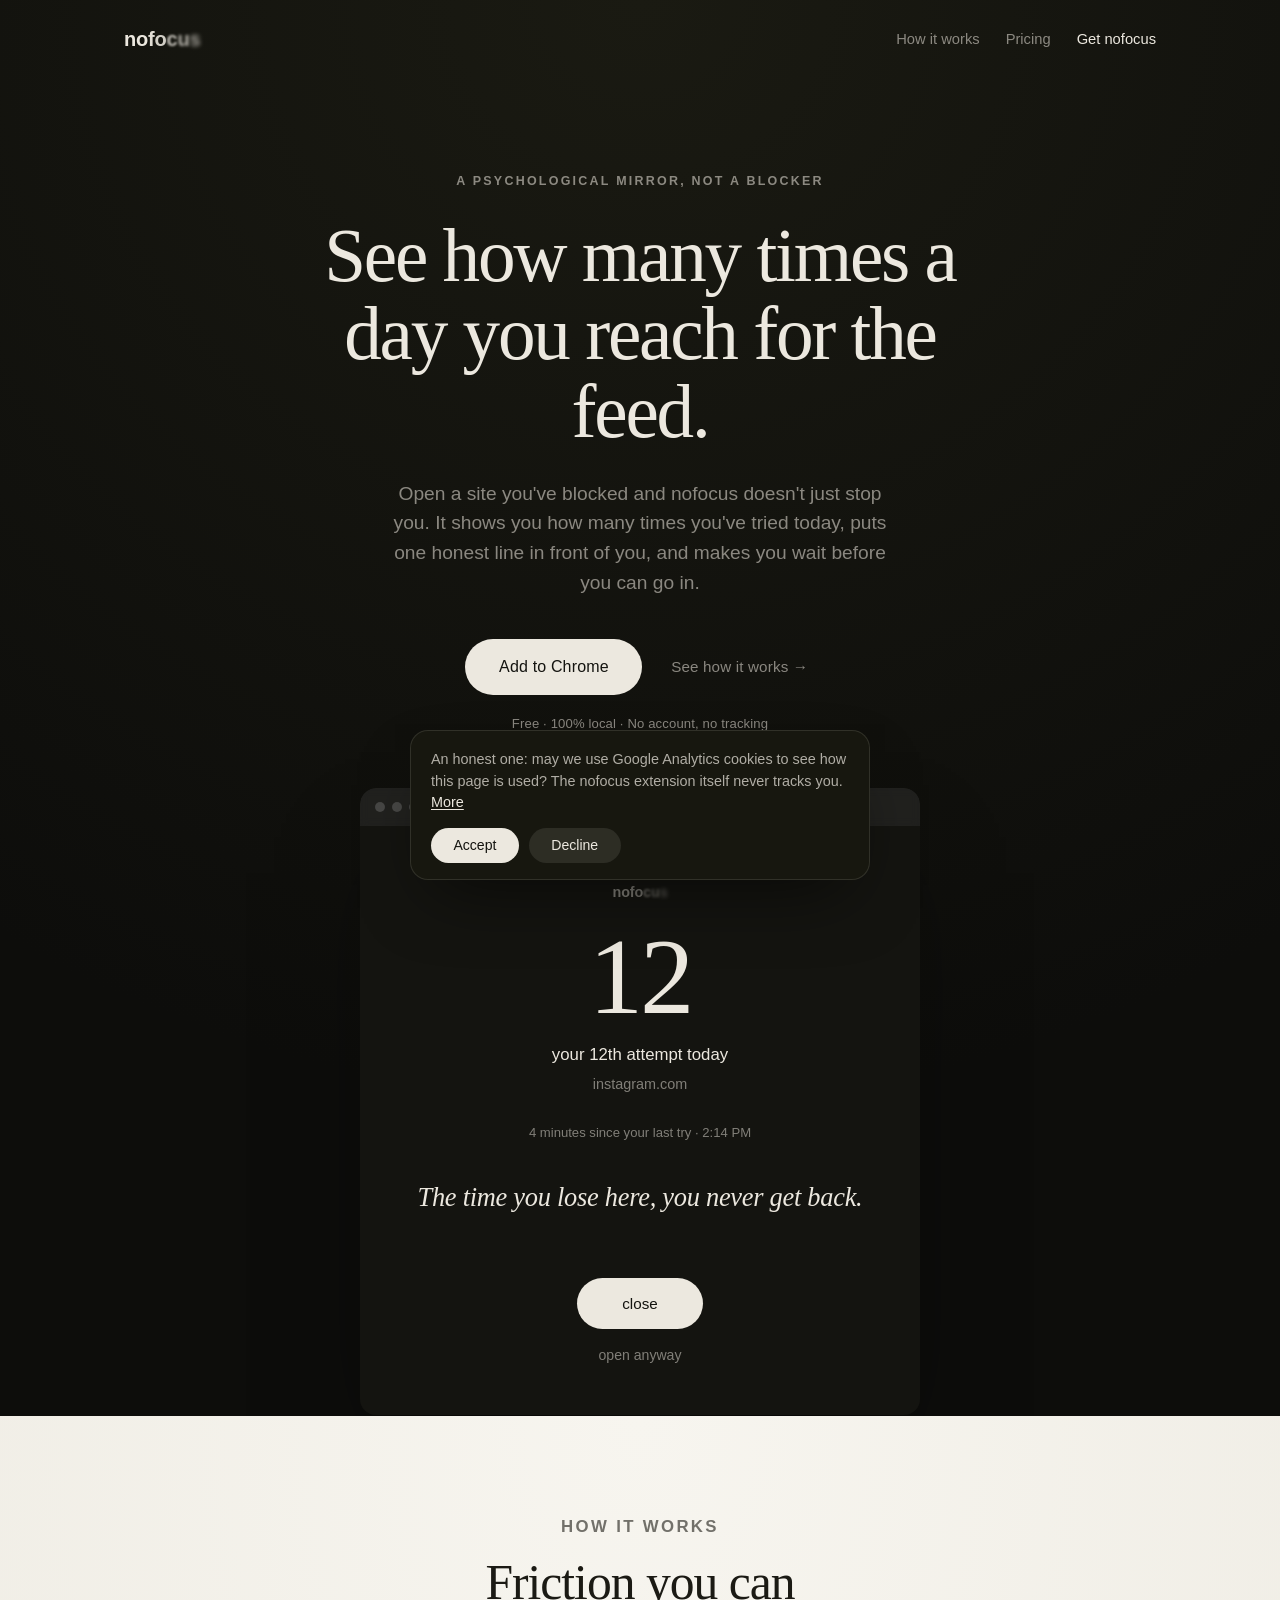
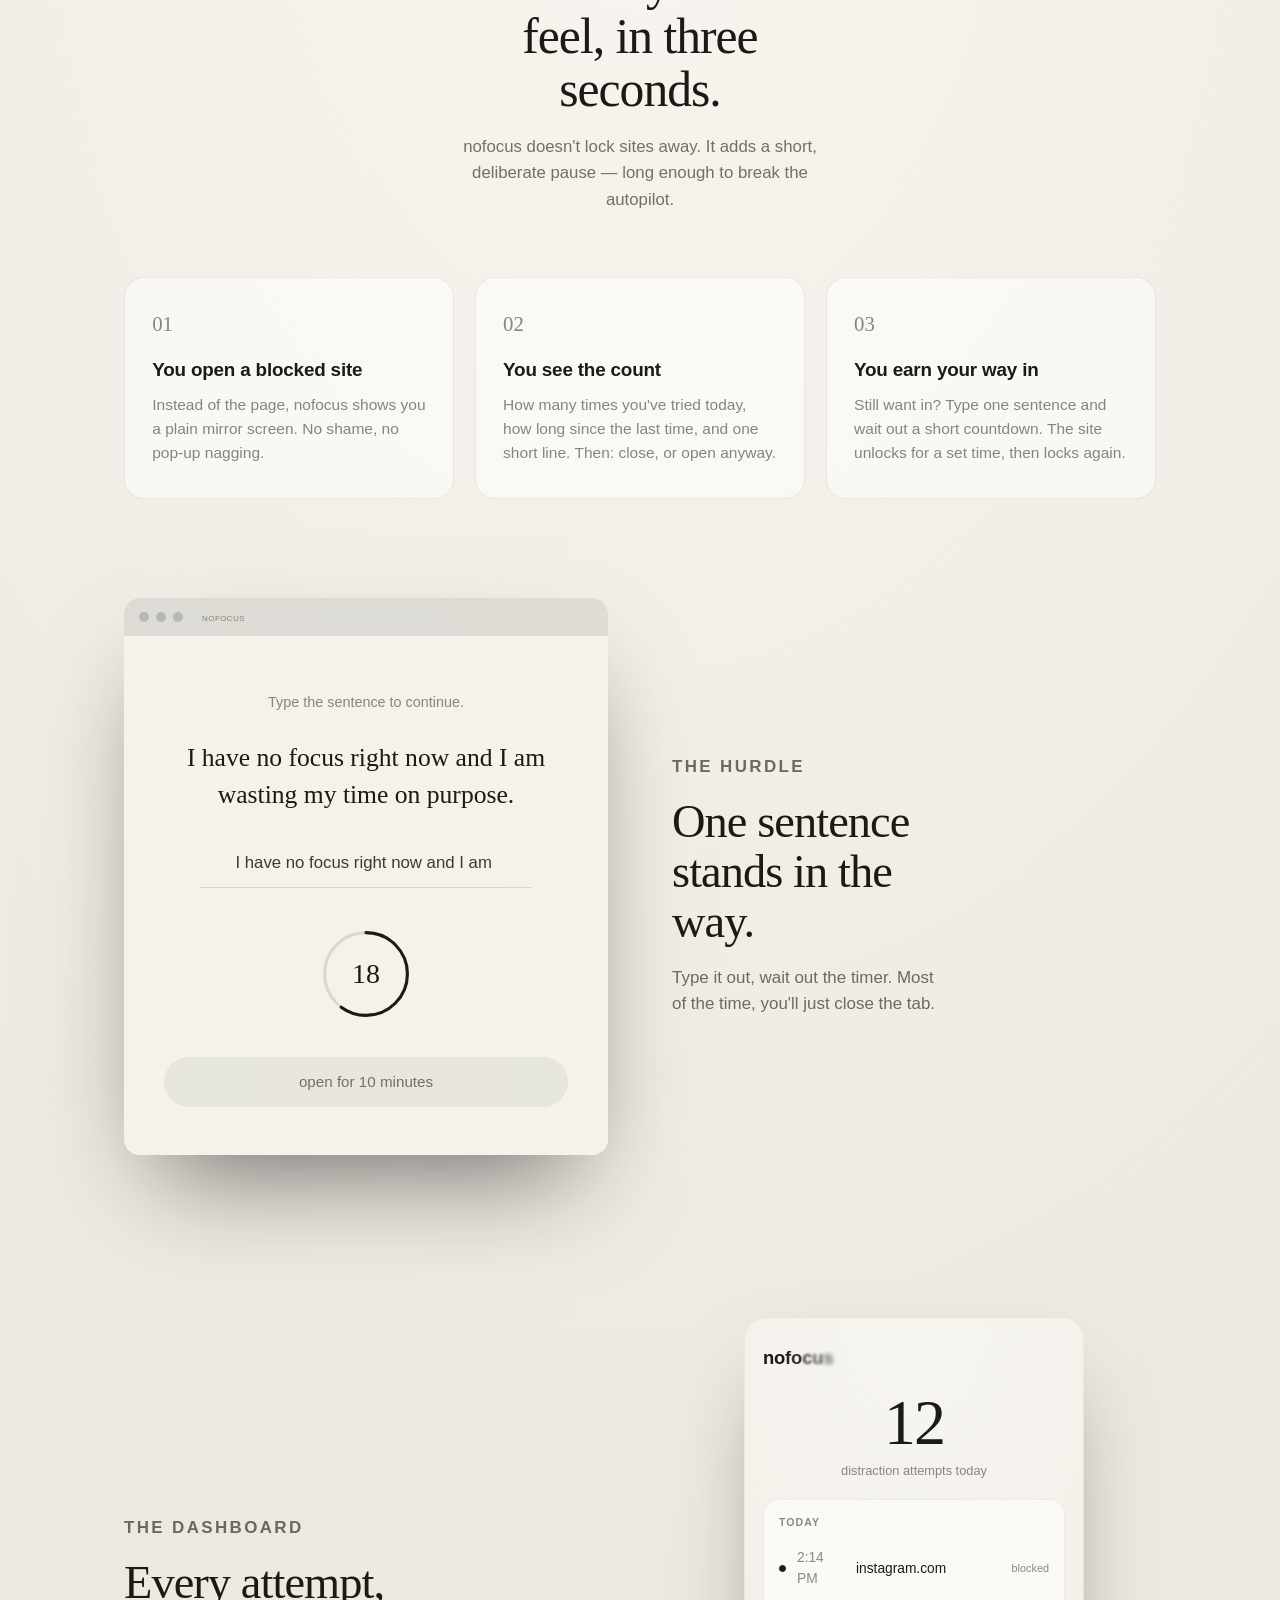
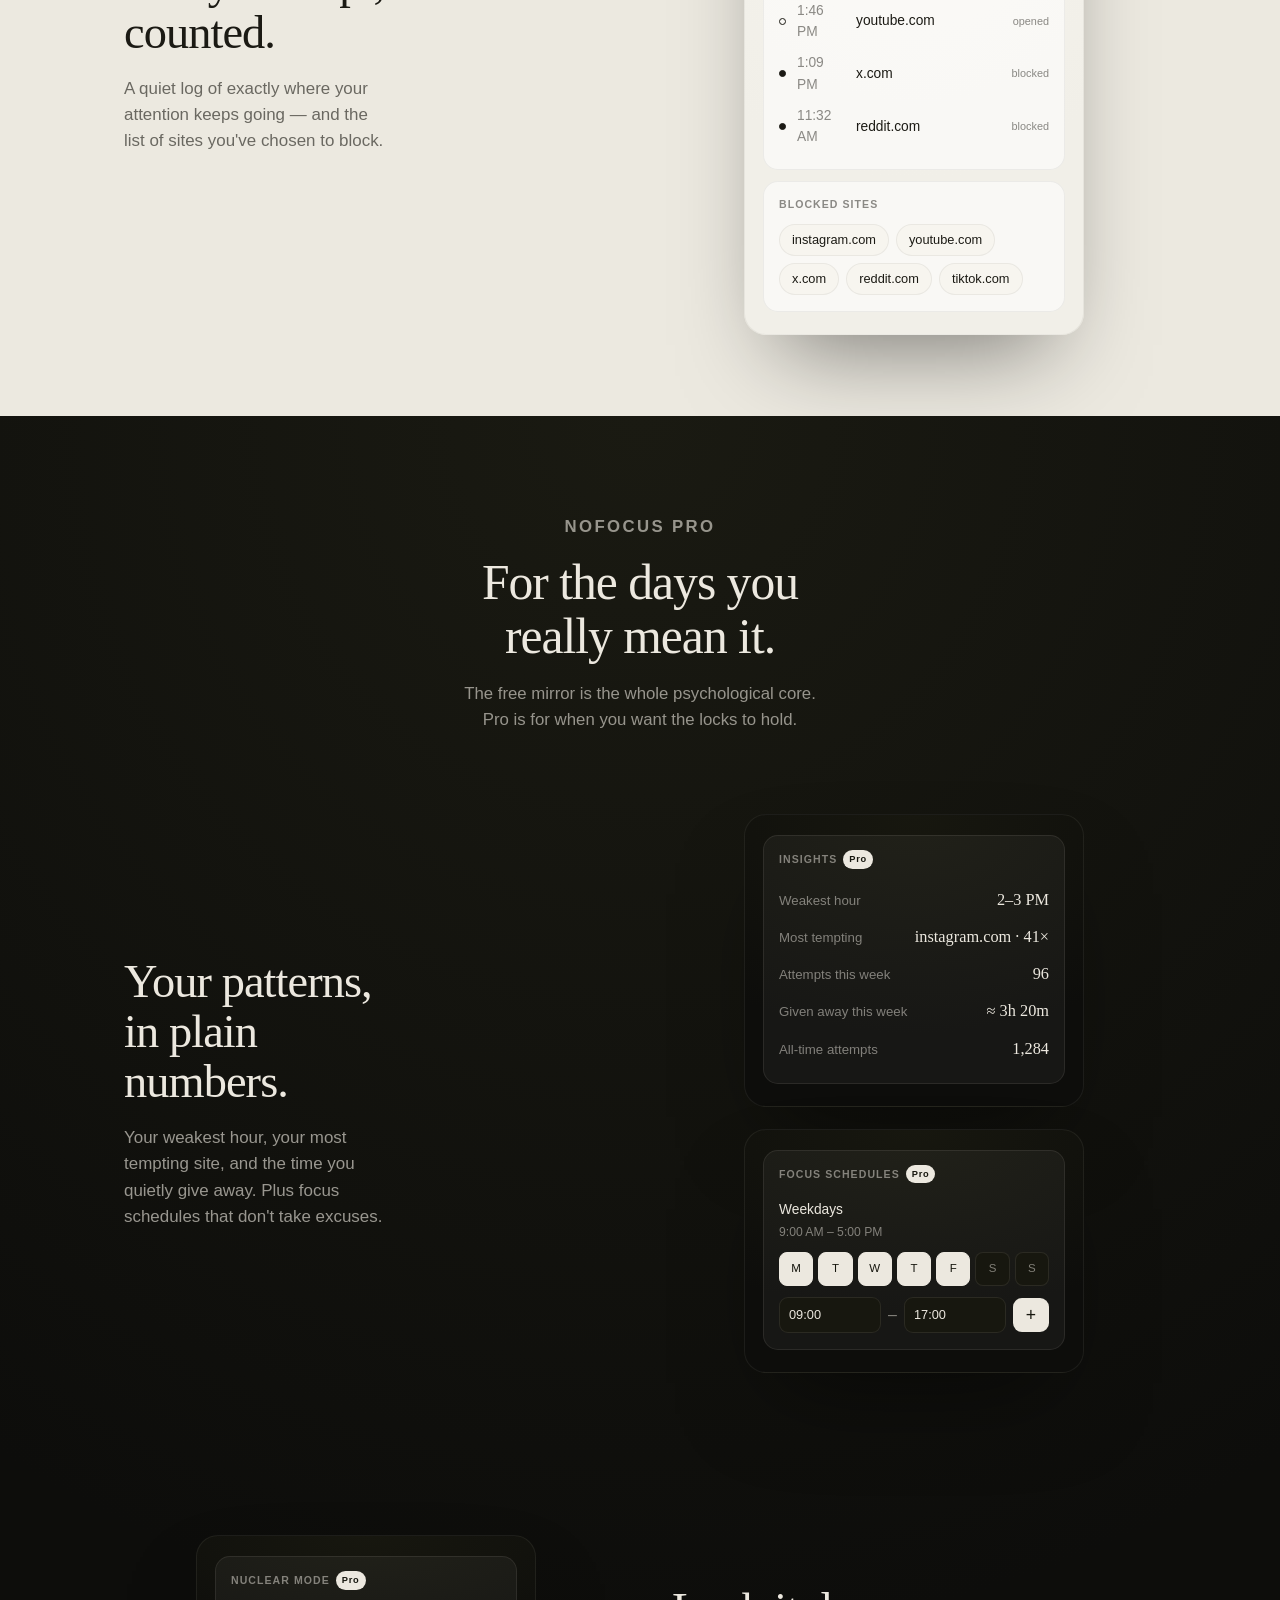
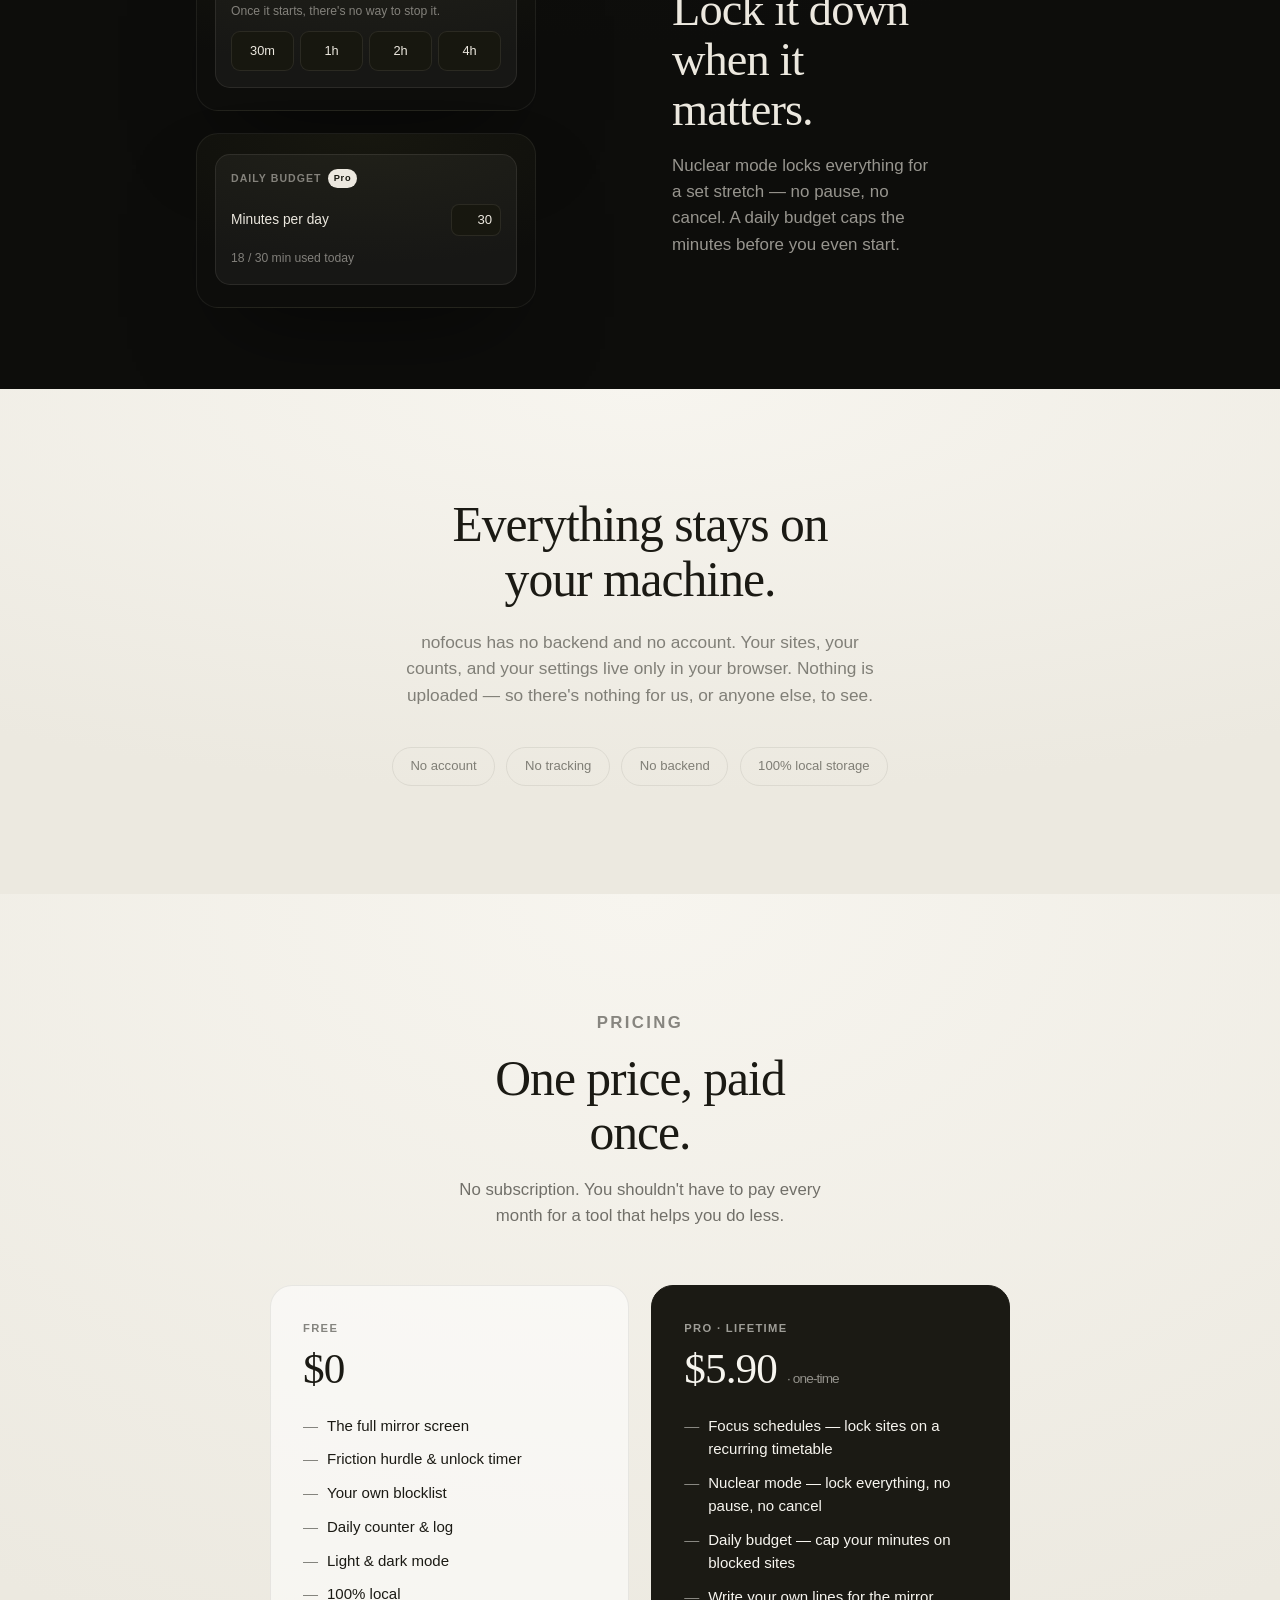
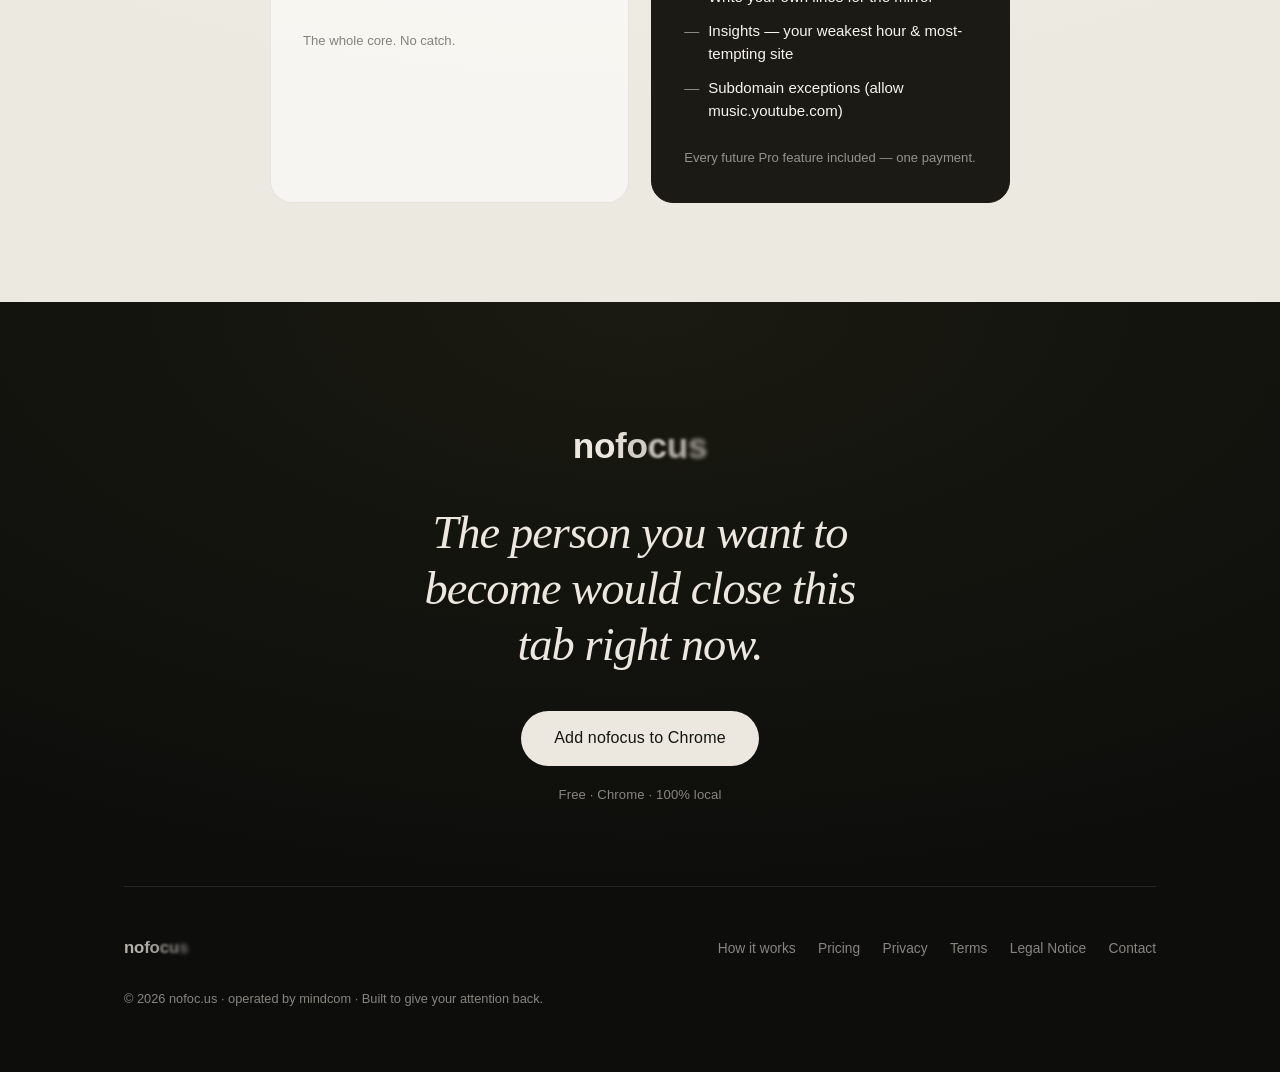
<file: docs/index.html>
<!DOCTYPE html>
<html lang="en">
  <head>
    <meta charset="UTF-8" />
    <meta name="viewport" content="width=device-width, initial-scale=1.0" />

    <!-- Google tag (gtag.js) with Consent Mode v2 — denied until the visitor accepts -->
    <script async src="https://www.googletagmanager.com/gtag/js?id=G-36F7ET3RFY"></script>
    <script>
      window.dataLayer = window.dataLayer || [];
      function gtag(){dataLayer.push(arguments);}
      gtag('consent', 'default', {
        'ad_storage': 'denied',
        'ad_user_data': 'denied',
        'ad_personalization': 'denied',
        'analytics_storage': 'denied',
        'wait_for_update': 500
      });
      try {
        if (localStorage.getItem('nofocus-consent') === 'granted') {
          gtag('consent', 'update', { 'analytics_storage': 'granted' });
        }
      } catch (e) {}
      gtag('js', new Date());
      gtag('config', 'G-36F7ET3RFY');
    </script>

    <title>nofocus — a psychological mirror, not a blocker</title>
    <meta
      name="description"
      content="nofocus doesn't just block distracting sites — it shows you how often you reach for them, then makes you stop before you scroll. 100% local, no tracking."
    />
    <meta name="theme-color" content="#0d0d0b" />

    <meta property="og:type" content="website" />
    <meta property="og:title" content="nofocus — a psychological mirror, not a blocker" />
    <meta
      property="og:description"
      content="A website blocker that shows your procrastination instead of hiding it. 100% local, no tracking."
    />
    <meta property="og:url" content="https://nofoc.us" />
    <meta property="og:image" content="https://nofoc.us/icon128.png" />
    <meta name="twitter:card" content="summary" />

    <link rel="icon" type="image/png" href="icon128.png" />
    <link rel="apple-touch-icon" href="icon128.png" />
    <link rel="canonical" href="https://nofoc.us/" />

    <style>
      :root {
        --sans: -apple-system, "SF Pro Text", "Segoe UI", Roboto, Helvetica,
          Arial, sans-serif;
        --serif: "New York", "Iowan Old Style", "Palatino Linotype", Palatino,
          Georgia, ui-serif, serif;

        /* paper band */
        --p-ink: #1b1a14;
        --p-muted: rgba(27, 26, 20, 0.52);
        --p-line: rgba(27, 26, 20, 0.08);
        --p-card: rgba(255, 255, 255, 0.55);
        --p-bgc: #f7f5ef;

        /* dark band */
        --d-fg: #ece8df;
        --d-muted: rgba(236, 232, 223, 0.55);
        --d-line: rgba(236, 232, 223, 0.1);
        --d-card: rgba(255, 255, 255, 0.05);
        --d-bgc: #17170f;
      }

      * { box-sizing: border-box; margin: 0; padding: 0; }
      html { scroll-behavior: smooth; }
      body {
        background: #0d0d0b;
        font-family: var(--sans);
        -webkit-font-smoothing: antialiased;
        text-rendering: optimizeLegibility;
        line-height: 1.55;
        overflow-x: hidden;
      }

      .inner { max-width: 1080px; margin: 0 auto; padding: 0 24px; width: 100%; }

      /* ---------- Bands ---------- */
      .band { position: relative; }
      .band.dark {
        background: radial-gradient(120% 100% at 50% 0%, #1a1a12 0%, #0d0d0b 78%);
        color: var(--d-fg);
      }
      .band.paper {
        background: radial-gradient(120% 100% at 50% 0%, #f7f5ef 0%, #ece9e0 80%);
        color: var(--p-ink);
      }

      /* ---------- Logo wordmark ---------- */
      .logo {
        font-family: var(--sans);
        font-weight: 600;
        letter-spacing: -0.01em;
        user-select: none;
        text-decoration: none;
        color: inherit;
        display: inline-block;
      }
      .logo .fade span { display: inline-block; }
      .logo .fade span:nth-child(1) { filter: blur(0.3px); opacity: 0.95; }
      .logo .fade span:nth-child(2) { filter: blur(0.6px); opacity: 0.88; }
      .logo .fade span:nth-child(3) { filter: blur(1px);   opacity: 0.8;  }
      .logo .fade span:nth-child(4) { filter: blur(1.5px); opacity: 0.72; }
      .logo .fade span:nth-child(5) { filter: blur(2px);   opacity: 0.64; }

      /* ---------- Nav ---------- */
      .nav {
        display: flex;
        align-items: center;
        justify-content: space-between;
        padding: 24px 0 0;
      }
      .nav .logo { font-size: 1.25rem; }
      .nav-links { display: flex; align-items: center; gap: 26px; font-size: 0.92rem; }
      .nav-links a { color: var(--d-muted); text-decoration: none; transition: color 0.2s ease; }
      .nav-links a:hover { color: var(--d-fg); }
      .nav-links a.nav-cta { color: var(--d-fg); font-weight: 500; }
      @media (max-width: 600px) { .nav-links .nav-text { display: none; } }

      /* ---------- Buttons ---------- */
      .btn {
        font-family: var(--sans);
        cursor: pointer;
        border: none;
        text-decoration: none;
        display: inline-flex;
        align-items: center;
        gap: 0.5rem;
        transition: transform 0.18s ease, opacity 0.2s ease;
        font-size: 1rem;
        font-weight: 500;
        letter-spacing: 0.01em;
        padding: 0.95rem 2.1rem;
        border-radius: 999px;
      }
      .btn:hover { transform: translateY(-1px); }
      .btn:active { transform: translateY(0); opacity: 0.9; }
      .btn-light { background: #ece8df; color: #141410; }
      .btn-dark { background: #1b1a14; color: #f7f5ef; }
      .btn-ghost {
        background: none;
        padding: 0.5rem 0.4rem;
        font-size: 0.95rem;
      }
      .ghost-on-dark { color: var(--d-muted); }
      .ghost-on-dark:hover { color: var(--d-fg); }
      .ghost-on-paper { color: var(--p-muted); }
      .ghost-on-paper:hover { color: var(--p-ink); }

      /* ---------- Hero ---------- */
      .hero { text-align: center; padding: 5vh 0 0; }
      .eyebrow {
        font-size: 0.78rem;
        font-weight: 600;
        text-transform: uppercase;
        letter-spacing: 0.18em;
        color: var(--d-muted);
        margin: 8vh 0 1.6rem;
      }
      .hero h1 {
        font-family: var(--serif);
        font-weight: 500;
        font-size: clamp(2.5rem, 7vw, 4.7rem);
        line-height: 1.04;
        letter-spacing: -0.03em;
        max-width: 17ch;
        margin: 0 auto;
      }
      .hero .lede {
        margin: 1.7rem auto 0;
        max-width: 48ch;
        font-size: clamp(1.05rem, 2.3vw, 1.2rem);
        color: var(--d-muted);
      }
      .cta-row {
        margin-top: 2.6rem;
        display: flex;
        align-items: center;
        justify-content: center;
        gap: 1.4rem;
        flex-wrap: wrap;
      }
      .cta-note { margin-top: 1.2rem; font-size: 0.82rem; color: var(--d-muted); letter-spacing: 0.01em; }
      .hero-mock { margin-top: 6vh; padding-bottom: 1px; display: flex; justify-content: center; }

      /* ---------- Browser window mock ---------- */
      .win {
        width: min(100%, 560px);
        border-radius: 16px;
        overflow: hidden;
        box-shadow: 0 50px 100px -35px rgba(0, 0, 0, 0.55);
      }
      .win-bar {
        height: 38px;
        display: flex;
        align-items: center;
        gap: 7px;
        padding: 0 15px;
        background: rgba(127, 127, 127, 0.16);
        backdrop-filter: blur(4px);
      }
      .win-bar i { width: 10px; height: 10px; border-radius: 50%; background: rgba(127, 127, 127, 0.4); }
      .win-url { margin-left: 12px; font-size: 11px; opacity: 0.45; font-variant: small-caps; letter-spacing: 0.04em; }

      .screen { padding: clamp(2rem, 5vw, 3.4rem) clamp(1.2rem, 4vw, 2.5rem) clamp(1.8rem, 4vw, 3rem); text-align: center; }
      .screen.light { background: #f4f2ea; color: #1b1a14; }
      .screen.dark { background: #141410; color: #ece8df; }

      .m-logo { font-size: 0.9rem; opacity: 0.5; margin-bottom: 1.5rem; }
      .m-count {
        font-family: var(--serif);
        font-size: clamp(4rem, 13vw, 6.8rem);
        font-weight: 500;
        line-height: 0.9;
        letter-spacing: -0.03em;
      }
      .m-sub { margin-top: 1rem; font-size: 1.05rem; font-weight: 500; }
      .m-domain { margin-top: 0.35rem; font-size: 0.9rem; opacity: 0.5; }
      .m-meta { margin-top: 1.7rem; font-size: 0.82rem; opacity: 0.5; }
      .m-line {
        margin-top: 2.3rem;
        font-family: var(--serif);
        font-style: italic;
        font-size: clamp(1.25rem, 3vw, 1.65rem);
        font-weight: 500;
        letter-spacing: -0.01em;
        line-height: 1.35;
        min-height: 2.2em;
        transition: opacity 0.6s ease;
      }
      .m-actions { margin-top: 2.5rem; display: flex; flex-direction: column; align-items: center; gap: 1rem; }
      .m-primary { font-size: 0.95rem; font-weight: 500; padding: 0.85rem 2.8rem; border-radius: 999px; }
      .light .m-primary { background: #1b1a14; color: #f7f5ef; }
      .dark .m-primary { background: #ece8df; color: #141410; }
      .m-ghost { font-size: 0.88rem; opacity: 0.5; }

      /* friction */
      .f-prompt { font-size: 0.9rem; opacity: 0.5; margin-bottom: 1.6rem; }
      .f-sentence { font-family: var(--serif); font-size: clamp(1.2rem, 3vw, 1.6rem); font-weight: 500; line-height: 1.45; max-width: 30ch; margin: 0 auto; }
      .f-input { margin: 2.3rem auto 0; width: 82%; border-bottom: 1.5px solid rgba(127, 127, 127, 0.3); padding-bottom: 0.7rem; font-size: 1.05rem; opacity: 0.85; }
      .f-ring { margin: 2.5rem auto 0; width: 92px; height: 92px; position: relative; }
      .f-ring svg { transform: rotate(-90deg); width: 92px; height: 92px; }
      .f-ring .num { position: absolute; inset: 0; display: flex; align-items: center; justify-content: center; font-family: var(--serif); font-size: 1.75rem; font-weight: 500; }
      .f-btn { margin-top: 2.3rem; font-size: 0.95rem; font-weight: 500; padding: 0.85rem 2.5rem; border-radius: 999px; border: none; background: rgba(127, 127, 127, 0.18); opacity: 0.6; }

      /* ---------- Popup mock ---------- */
      .popup {
        width: min(100%, 340px);
        border-radius: 22px;
        padding: 20px 18px 22px;
        box-shadow: 0 45px 95px -35px rgba(0, 0, 0, 0.5);
        flex-shrink: 0;
      }
      .popup.light {
        background: radial-gradient(130% 100% at 50% 0%, #f7f5ef 0%, #f1efe8 75%);
        color: #1b1a14;
        --line: rgba(27, 26, 20, 0.06); --card: rgba(255, 255, 255, 0.55);
        --muted: rgba(27, 26, 20, 0.5); --ink: #1b1a14; --bgc: #f7f5ef;
        border: 1px solid rgba(27, 26, 20, 0.05);
      }
      .popup.dark {
        background: radial-gradient(130% 100% at 50% 0%, #17170f 0%, #0d0d0b 75%);
        color: #ece8df;
        --line: rgba(236, 232, 223, 0.09); --card: rgba(255, 255, 255, 0.045);
        --muted: rgba(236, 232, 223, 0.5); --ink: #ece8df; --bgc: #17170f;
        border: 1px solid rgba(236, 232, 223, 0.07);
      }
      .p-head { text-align: center; font-size: 1.15rem; padding: 6px 0 12px; }
      .p-hero { text-align: center; padding: 6px 0 18px; }
      .p-hero .n { font-family: var(--serif); font-size: 4rem; font-weight: 500; line-height: 1; letter-spacing: -0.03em; }
      .p-hero .l { margin-top: 6px; font-size: 0.8rem; color: var(--muted); }
      .p-card { background: var(--card); border: 1px solid var(--line); border-radius: 15px; padding: 14px 15px 16px; margin-bottom: 11px; }
      .p-card:last-child { margin-bottom: 0; }
      .p-title { font-size: 0.66rem; font-weight: 600; text-transform: uppercase; letter-spacing: 0.1em; color: var(--muted); margin-bottom: 12px; display: flex; align-items: center; gap: 6px; }
      .protag { font-size: 0.58rem; font-weight: 600; letter-spacing: 0.08em; padding: 2px 6px; border-radius: 999px; background: var(--ink); color: var(--bgc); text-transform: none; }
      .log-row { display: flex; align-items: center; gap: 11px; padding: 5px 0; font-size: 0.86rem; }
      .dot { width: 7px; height: 7px; border-radius: 50%; border: 1.5px solid var(--ink); flex-shrink: 0; }
      .dot.fill { background: var(--ink); }
      .log-row .t { color: var(--muted); width: 48px; font-variant-numeric: tabular-nums; }
      .log-row .d { flex: 1; }
      .log-row .tag { font-size: 0.68rem; color: var(--muted); }
      .chips { display: flex; flex-wrap: wrap; gap: 7px; }
      .chip { background: var(--bgc); border: 1px solid var(--line); border-radius: 999px; padding: 5px 12px; font-size: 0.8rem; font-weight: 500; }
      .stat { display: flex; align-items: baseline; justify-content: space-between; padding: 6px 0; gap: 12px; }
      .stat .k { font-size: 0.83rem; color: var(--muted); }
      .stat .v { font-family: var(--serif); font-size: 1.02rem; font-weight: 500; font-variant-numeric: tabular-nums; text-align: right; }
      .days { display: flex; gap: 5px; margin-bottom: 11px; }
      .day { flex: 1; text-align: center; font-size: 0.72rem; font-weight: 500; padding: 7px 0; border-radius: 8px; border: 1px solid var(--line); background: var(--bgc); color: var(--muted); }
      .day.on { background: var(--ink); color: var(--bgc); border-color: var(--ink); }
      .sched-row { display: flex; flex-direction: column; gap: 2px; padding: 4px 0 11px; }
      .sched-row .dd { font-size: 0.86rem; font-weight: 500; }
      .sched-row .hh { font-size: 0.76rem; color: var(--muted); }
      .times { display: flex; align-items: center; gap: 7px; }
      .tinput { flex: 1; background: var(--bgc); border: 1px solid var(--line); border-radius: 9px; padding: 7px 9px; font-size: 0.8rem; }
      .plus { width: 36px; height: 34px; border-radius: 9px; background: var(--ink); color: var(--bgc); display: flex; align-items: center; justify-content: center; font-size: 1.1rem; }
      .nuke-warn { font-size: 0.76rem; color: var(--muted); margin-bottom: 11px; }
      .nuke-opts { display: flex; gap: 6px; }
      .nuke-b { flex: 1; text-align: center; padding: 9px 0; border-radius: 9px; border: 1px solid var(--line); background: var(--bgc); font-size: 0.8rem; font-weight: 500; }
      .pset { display: flex; align-items: center; justify-content: space-between; font-size: 0.86rem; padding: 4px 0; }
      .ninput { width: 50px; text-align: right; background: var(--bgc); border: 1px solid var(--line); border-radius: 8px; padding: 5px 8px; font-size: 0.82rem; display: inline-flex; justify-content: flex-end; }
      .budget-used { margin-top: 9px; font-size: 0.76rem; color: var(--muted); }

      /* ---------- Showcase rows ---------- */
      .showcase {
        display: grid;
        grid-template-columns: 1fr 1fr;
        gap: clamp(2rem, 5vw, 4.5rem);
        align-items: center;
        padding: 9vh 0;
      }
      .showcase .copy { max-width: 30ch; }
      .showcase.reverse .copy { order: 2; }
      .showcase .visual { display: flex; justify-content: center; gap: 22px; flex-wrap: wrap; }
      .sc-eyebrow { font-size: 0.74rem; font-weight: 600; text-transform: uppercase; letter-spacing: 0.14em; opacity: 0.5; margin-bottom: 1rem; }
      .showcase h2 { font-family: var(--serif); font-weight: 500; font-size: clamp(1.9rem, 4.4vw, 2.9rem); line-height: 1.08; letter-spacing: -0.02em; }
      .showcase p { margin-top: 1.1rem; font-size: 1.06rem; opacity: 0.62; }
      @media (max-width: 800px) {
        .showcase { grid-template-columns: 1fr; gap: 3rem; padding: 7vh 0; text-align: center; }
        .showcase .copy { max-width: 100%; margin: 0 auto; }
        .showcase.reverse .copy { order: 0; }
      }

      /* ---------- Section heads ---------- */
      .section-head { text-align: center; max-width: 42ch; margin: 0 auto; padding-top: 9vh; }
      .section-head .sc-eyebrow { margin-bottom: 1rem; }
      .section-head h2 { font-family: var(--serif); font-weight: 500; font-size: clamp(2rem, 5vw, 3.1rem); letter-spacing: -0.02em; line-height: 1.08; }
      .section-head p { margin-top: 1.1rem; opacity: 0.6; font-size: 1.05rem; }

      /* ---------- Steps ---------- */
      .steps { display: grid; grid-template-columns: repeat(3, 1fr); gap: 1.3rem; padding: 4rem 0 2vh; }
      @media (max-width: 760px) { .steps { grid-template-columns: 1fr; } }
      .step { background: var(--p-card); border: 1px solid var(--p-line); border-radius: 20px; padding: 1.9rem 1.7rem 2.1rem; }
      .step .num { font-family: var(--serif); font-size: 1.3rem; font-weight: 500; color: var(--p-muted); font-variant-numeric: tabular-nums; }
      .step h3 { margin-top: 0.9rem; font-size: 1.18rem; font-weight: 600; letter-spacing: -0.01em; }
      .step p { margin-top: 0.55rem; color: var(--p-muted); font-size: 0.97rem; }

      /* ---------- Privacy ---------- */
      .privacy { text-align: center; padding: 12vh 0; }
      .privacy h2 { font-family: var(--serif); font-weight: 500; font-size: clamp(2rem, 5vw, 3.1rem); letter-spacing: -0.02em; line-height: 1.12; max-width: 18ch; margin: 0 auto; }
      .privacy p { margin: 1.3rem auto 0; max-width: 50ch; color: var(--d-muted); font-size: 1.08rem; }
      .privacy .pill-row { margin-top: 2.4rem; display: flex; gap: 0.7rem; justify-content: center; flex-wrap: wrap; }
      .pill { border: 1px solid var(--d-line); border-radius: 999px; padding: 0.5rem 1.1rem; font-size: 0.82rem; color: var(--d-muted); }

      /* ---------- Pricing ---------- */
      .pricing { padding: 11vh 0; }
      .plans { display: grid; grid-template-columns: 1fr 1fr; gap: 1.4rem; max-width: 740px; margin: 3.5rem auto 0; }
      @media (max-width: 640px) { .plans { grid-template-columns: 1fr; } }
      .plan { border: 1px solid var(--p-line); background: var(--p-card); border-radius: 22px; padding: 2.1rem 2rem; }
      .plan.pro { background: #1b1a14; color: #f7f5ef; border-color: #1b1a14; }
      .plan .plan-name { font-size: 0.7rem; font-weight: 600; text-transform: uppercase; letter-spacing: 0.12em; color: var(--p-muted); }
      .plan.pro .plan-name { color: rgba(247, 245, 239, 0.6); }
      .plan .price { font-family: var(--serif); font-weight: 500; font-size: 2.7rem; letter-spacing: -0.02em; margin-top: 0.6rem; line-height: 1; }
      .plan .price small { font-family: var(--sans); font-size: 0.85rem; font-weight: 400; color: var(--p-muted); }
      .plan.pro .price small { color: rgba(247, 245, 239, 0.55); }
      .plan ul { list-style: none; margin-top: 1.5rem; display: flex; flex-direction: column; gap: 0.65rem; }
      .plan li { font-size: 0.94rem; padding-left: 1.5rem; position: relative; }
      .plan li::before { content: "—"; position: absolute; left: 0; color: var(--p-muted); }
      .plan.pro li::before { color: rgba(247, 245, 239, 0.5); }
      .plan .plan-foot { margin-top: 1.6rem; font-size: 0.82rem; color: var(--p-muted); }
      .plan.pro .plan-foot { color: rgba(247, 245, 239, 0.55); }

      /* ---------- Closing ---------- */
      .closing { text-align: center; padding: 13vh 0 9vh; }
      .closing .mark { font-size: 2.2rem; margin-bottom: 2rem; }
      .closing h2 { font-family: var(--serif); font-style: italic; font-weight: 500; font-size: clamp(1.8rem, 5vw, 2.9rem); letter-spacing: -0.02em; line-height: 1.2; max-width: 20ch; margin: 0 auto 2.4rem; }

      /* ---------- Footer ---------- */
      footer { border-top: 1px solid var(--d-line); padding: 3rem 0 4rem; }
      .foot-row { display: flex; align-items: center; justify-content: space-between; flex-wrap: wrap; gap: 1rem; }
      .foot-row .logo { font-size: 1.05rem; opacity: 0.75; }
      .foot-links { display: flex; gap: 1.4rem; flex-wrap: wrap; font-size: 0.86rem; }
      .foot-links a { color: var(--d-muted); text-decoration: none; transition: color 0.2s ease; }
      .foot-links a:hover { color: var(--d-fg); }
      .copyright { margin-top: 1.7rem; font-size: 0.8rem; color: var(--d-muted); }
    </style>
  </head>
  <body>
    <!-- ===================== HERO (dark) ===================== -->
    <div class="band dark">
      <div class="inner">
        <nav class="nav">
          <a class="logo" href="/" aria-label="nofocus"
            >no<span class="fade"><span>f</span><span>o</span><span>c</span><span>u</span><span>s</span></span></a
          >
          <div class="nav-links">
            <a class="nav-text" href="#how">How it works</a>
            <a class="nav-text" href="#pricing">Pricing</a>
            <a class="nav-cta" href="#get">Get nofocus</a>
          </div>
        </nav>

        <header class="hero">
          <p class="eyebrow">A psychological mirror, not a blocker</p>
          <h1>See how many times a day you reach for the feed.</h1>
          <p class="lede">
            Open a site you've blocked and nofocus doesn't just stop you. It
            shows you how many times you've tried today, puts one honest line in
            front of you, and makes you wait before you can go in.
          </p>
          <div class="cta-row">
            <a id="get" class="btn btn-light store-link" href="https://chromewebstore.google.com/detail/nofocus/jmhoihncnbfbkkomdipacngjglheaejj" target="_blank" rel="noopener">Add to Chrome</a>
            <a class="btn btn-ghost ghost-on-dark" href="#how">See how it works →</a>
          </div>
          <p class="cta-note">Free · 100% local · No account, no tracking</p>

          <div class="hero-mock">
            <div class="win">
              <div class="win-bar"><i></i><i></i><i></i><span class="win-url">nofocus</span></div>
              <div class="screen dark">
                <div class="m-logo logo">no<span class="fade"><span>f</span><span>o</span><span>c</span><span>u</span><span>s</span></span></div>
                <div class="m-count">12</div>
                <div class="m-sub">your 12th attempt today</div>
                <div class="m-domain">instagram.com</div>
                <div class="m-meta">4 minutes since your last try · 2:14 PM</div>
                <div class="m-line" id="rotating-line">The time you lose here, you never get back.</div>
                <div class="m-actions">
                  <span class="m-primary">close</span>
                  <span class="m-ghost">open anyway</span>
                </div>
              </div>
            </div>
          </div>
        </header>
      </div>
    </div>

    <!-- ===================== HOW IT WORKS (paper) ===================== -->
    <div class="band paper" id="how">
      <div class="inner">
        <div class="section-head">
          <p class="sc-eyebrow">How it works</p>
          <h2>Friction you can feel, in three seconds.</h2>
          <p>nofocus doesn't lock sites away. It adds a short, deliberate pause — long enough to break the autopilot.</p>
        </div>
        <div class="steps">
          <div class="step">
            <div class="num">01</div>
            <h3>You open a blocked site</h3>
            <p>Instead of the page, nofocus shows you a plain mirror screen. No shame, no pop-up nagging.</p>
          </div>
          <div class="step">
            <div class="num">02</div>
            <h3>You see the count</h3>
            <p>How many times you've tried today, how long since the last time, and one short line. Then: close, or open anyway.</p>
          </div>
          <div class="step">
            <div class="num">03</div>
            <h3>You earn your way in</h3>
            <p>Still want in? Type one sentence and wait out a short countdown. The site unlocks for a set time, then locks again.</p>
          </div>
        </div>

        <!-- Friction showcase -->
        <div class="showcase reverse">
          <div class="copy">
            <p class="sc-eyebrow">The hurdle</p>
            <h2>One sentence stands in the way.</h2>
            <p>Type it out, wait out the timer. Most of the time, you'll just close the tab.</p>
          </div>
          <div class="visual">
            <div class="win">
              <div class="win-bar"><i></i><i></i><i></i><span class="win-url">nofocus</span></div>
              <div class="screen light">
                <div class="f-prompt">Type the sentence to continue.</div>
                <div class="f-sentence">I have no focus right now and I am wasting my time on purpose.</div>
                <div class="f-input">I have no focus right now and I am&nbsp;</div>
                <div class="f-ring">
                  <svg viewBox="0 0 120 120">
                    <circle cx="60" cy="60" r="54" fill="none" stroke="rgba(27,26,20,0.12)" stroke-width="4" />
                    <circle cx="60" cy="60" r="54" fill="none" stroke="#1b1a14" stroke-width="4" stroke-linecap="round" stroke-dasharray="339" stroke-dashoffset="135" />
                  </svg>
                  <span class="num">18</span>
                </div>
                <div class="f-btn">open for 10 minutes</div>
              </div>
            </div>
          </div>
        </div>

        <!-- Dashboard showcase -->
        <div class="showcase">
          <div class="copy">
            <p class="sc-eyebrow">The dashboard</p>
            <h2>Every attempt, counted.</h2>
            <p>A quiet log of exactly where your attention keeps going — and the list of sites you've chosen to block.</p>
          </div>
          <div class="visual">
            <div class="popup light">
              <div class="p-head logo">no<span class="fade"><span>f</span><span>o</span><span>c</span><span>u</span><span>s</span></span></div>
              <div class="p-hero"><div class="n">12</div><div class="l">distraction attempts today</div></div>
              <div class="p-card">
                <div class="p-title">Today</div>
                <div class="log-row"><span class="dot fill"></span><span class="t">2:14 PM</span><span class="d">instagram.com</span><span class="tag">blocked</span></div>
                <div class="log-row"><span class="dot"></span><span class="t">1:46 PM</span><span class="d">youtube.com</span><span class="tag">opened</span></div>
                <div class="log-row"><span class="dot fill"></span><span class="t">1:09 PM</span><span class="d">x.com</span><span class="tag">blocked</span></div>
                <div class="log-row"><span class="dot fill"></span><span class="t">11:32 AM</span><span class="d">reddit.com</span><span class="tag">blocked</span></div>
              </div>
              <div class="p-card">
                <div class="p-title">Blocked sites</div>
                <div class="chips">
                  <span class="chip">instagram.com</span>
                  <span class="chip">youtube.com</span>
                  <span class="chip">x.com</span>
                  <span class="chip">reddit.com</span>
                  <span class="chip">tiktok.com</span>
                </div>
              </div>
            </div>
          </div>
        </div>
      </div>
    </div>

    <!-- ===================== PRO (dark) ===================== -->
    <div class="band dark" id="pro">
      <div class="inner">
        <div class="section-head">
          <p class="sc-eyebrow">nofocus Pro</p>
          <h2>For the days you really mean it.</h2>
          <p>The free mirror is the whole psychological core. Pro is for when you want the locks to hold.</p>
        </div>

        <!-- Insights + Schedules -->
        <div class="showcase">
          <div class="copy">
            <h2>Your patterns, in plain numbers.</h2>
            <p>Your weakest hour, your most tempting site, and the time you quietly give away. Plus focus schedules that don't take excuses.</p>
          </div>
          <div class="visual">
            <div class="popup dark">
              <div class="p-card" style="margin: 0">
                <div class="p-title">Insights <span class="protag">Pro</span></div>
                <div class="stat"><span class="k">Weakest hour</span><span class="v">2–3 PM</span></div>
                <div class="stat"><span class="k">Most tempting</span><span class="v">instagram.com · 41×</span></div>
                <div class="stat"><span class="k">Attempts this week</span><span class="v">96</span></div>
                <div class="stat"><span class="k">Given away this week</span><span class="v">≈ 3h 20m</span></div>
                <div class="stat"><span class="k">All-time attempts</span><span class="v">1,284</span></div>
              </div>
            </div>
            <div class="popup dark">
              <div class="p-card" style="margin: 0">
                <div class="p-title">Focus schedules <span class="protag">Pro</span></div>
                <div class="sched-row"><span class="dd">Weekdays</span><span class="hh">9:00 AM – 5:00 PM</span></div>
                <div class="days">
                  <span class="day on">M</span><span class="day on">T</span><span class="day on">W</span><span class="day on">T</span><span class="day on">F</span><span class="day">S</span><span class="day">S</span>
                </div>
                <div class="times"><span class="tinput">09:00</span><span style="opacity:0.5">–</span><span class="tinput">17:00</span><span class="plus">+</span></div>
              </div>
            </div>
          </div>
        </div>

        <!-- Nuclear + Budget -->
        <div class="showcase reverse">
          <div class="copy">
            <h2>Lock it down when it matters.</h2>
            <p>Nuclear mode locks everything for a set stretch — no pause, no cancel. A daily budget caps the minutes before you even start.</p>
          </div>
          <div class="visual">
            <div class="popup dark">
              <div class="p-card" style="margin: 0">
                <div class="p-title">Nuclear mode <span class="protag">Pro</span></div>
                <div class="nuke-warn">Once it starts, there's no way to stop it.</div>
                <div class="nuke-opts"><span class="nuke-b">30m</span><span class="nuke-b">1h</span><span class="nuke-b">2h</span><span class="nuke-b">4h</span></div>
              </div>
            </div>
            <div class="popup dark">
              <div class="p-card" style="margin: 0">
                <div class="p-title">Daily budget <span class="protag">Pro</span></div>
                <div class="pset"><span>Minutes per day</span><span class="ninput">30</span></div>
                <div class="budget-used">18 / 30 min used today</div>
              </div>
            </div>
          </div>
        </div>
      </div>
    </div>

    <!-- ===================== PRIVACY (paper) ===================== -->
    <div class="band paper">
      <div class="inner">
        <div class="privacy" style="color: var(--p-ink)">
          <h2>Everything stays on your machine.</h2>
          <p style="color: var(--p-muted)">
            nofocus has no backend and no account. Your sites, your counts, and
            your settings live only in your browser. Nothing is uploaded — so
            there's nothing for us, or anyone else, to see.
          </p>
          <div class="pill-row">
            <span class="pill" style="border-color: var(--p-line); color: var(--p-muted)">No account</span>
            <span class="pill" style="border-color: var(--p-line); color: var(--p-muted)">No tracking</span>
            <span class="pill" style="border-color: var(--p-line); color: var(--p-muted)">No backend</span>
            <span class="pill" style="border-color: var(--p-line); color: var(--p-muted)">100% local storage</span>
          </div>
        </div>
      </div>
    </div>

    <!-- ===================== PRICING (paper) ===================== -->
    <div class="band paper" id="pricing">
      <div class="inner">
        <div class="pricing">
          <div class="section-head" style="padding-top: 0">
            <p class="sc-eyebrow" style="opacity: 0.5">Pricing</p>
            <h2>One price, paid once.</h2>
            <p style="opacity: 0.6">No subscription. You shouldn't have to pay every month for a tool that helps you do less.</p>
          </div>
          <div class="plans">
            <div class="plan">
              <div class="plan-name">Free</div>
              <div class="price">$0</div>
              <ul>
                <li>The full mirror screen</li>
                <li>Friction hurdle &amp; unlock timer</li>
                <li>Your own blocklist</li>
                <li>Daily counter &amp; log</li>
                <li>Light &amp; dark mode</li>
                <li>100% local</li>
              </ul>
              <p class="plan-foot">The whole core. No catch.</p>
            </div>
            <div class="plan pro">
              <div class="plan-name">Pro · Lifetime</div>
              <div class="price">$5.90 <small>· one-time</small></div>
              <ul>
                <li>Focus schedules — lock sites on a recurring timetable</li>
                <li>Nuclear mode — lock everything, no pause, no cancel</li>
                <li>Daily budget — cap your minutes on blocked sites</li>
                <li>Write your own lines for the mirror</li>
                <li>Insights — your weakest hour &amp; most-tempting site</li>
                <li>Subdomain exceptions (allow music.youtube.com)</li>
              </ul>
              <p class="plan-foot">Every future Pro feature included — one payment.</p>
            </div>
          </div>
        </div>
      </div>
    </div>

    <!-- ===================== CLOSING (dark) ===================== -->
    <div class="band dark">
      <div class="inner">
        <div class="closing">
          <div class="mark logo">no<span class="fade"><span>f</span><span>o</span><span>c</span><span>u</span><span>s</span></span></div>
          <h2>The person you want to become would close this tab right now.</h2>
          <a class="btn btn-light store-link" href="https://chromewebstore.google.com/detail/nofocus/jmhoihncnbfbkkomdipacngjglheaejj" target="_blank" rel="noopener">Add nofocus to Chrome</a>
          <p class="cta-note">Free · Chrome · 100% local</p>
        </div>

        <footer>
          <div class="foot-row">
            <a class="logo" href="/" aria-label="nofocus"
              >no<span class="fade"><span>f</span><span>o</span><span>c</span><span>u</span><span>s</span></span></a
            >
            <div class="foot-links">
              <a href="#how">How it works</a>
              <a href="#pricing">Pricing</a>
              <a href="/privacy.html">Privacy</a>
              <a href="/terms.html">Terms</a>
              <a href="/imprint.html">Legal Notice</a>
              <a href="mailto:sergej@mindcom.io">Contact</a>
            </div>
          </div>
          <p class="copyright">© 2026 nofoc.us · operated by mindcom · Built to give your attention back.</p>
        </footer>
      </div>
    </div>

    <script>
      // Rotate the stoic line in the hero mirror — same voice as the extension.
      (function () {
        var LINES = [
          "The time you lose here, you never get back.",
          "In ten years you won't remember a single one of these feeds.",
          "You're looking for something here you will never find here.",
          "Attention is the only thing that's truly yours. Are you giving it away?",
          "The person you want to become would close this tab right now.",
          "Boredom is where your best ideas come from. Don't run from it.",
          "Every click is a small vote for who you become.",
          "What would you do right now if nothing could distract you?",
          "Three minutes becomes fifty. You know this.",
          "Your future self is watching.",
        ];
        var el = document.getElementById("rotating-line");
        if (!el) return;
        var i = 0;
        setInterval(function () {
          el.style.opacity = "0";
          setTimeout(function () {
            i = (i + 1) % LINES.length;
            el.textContent = LINES[i];
            el.style.opacity = "1";
          }, 600);
        }, 4200);
      })();
    </script>
    <script src="consent.js"></script>
  </body>
</html>
</file>
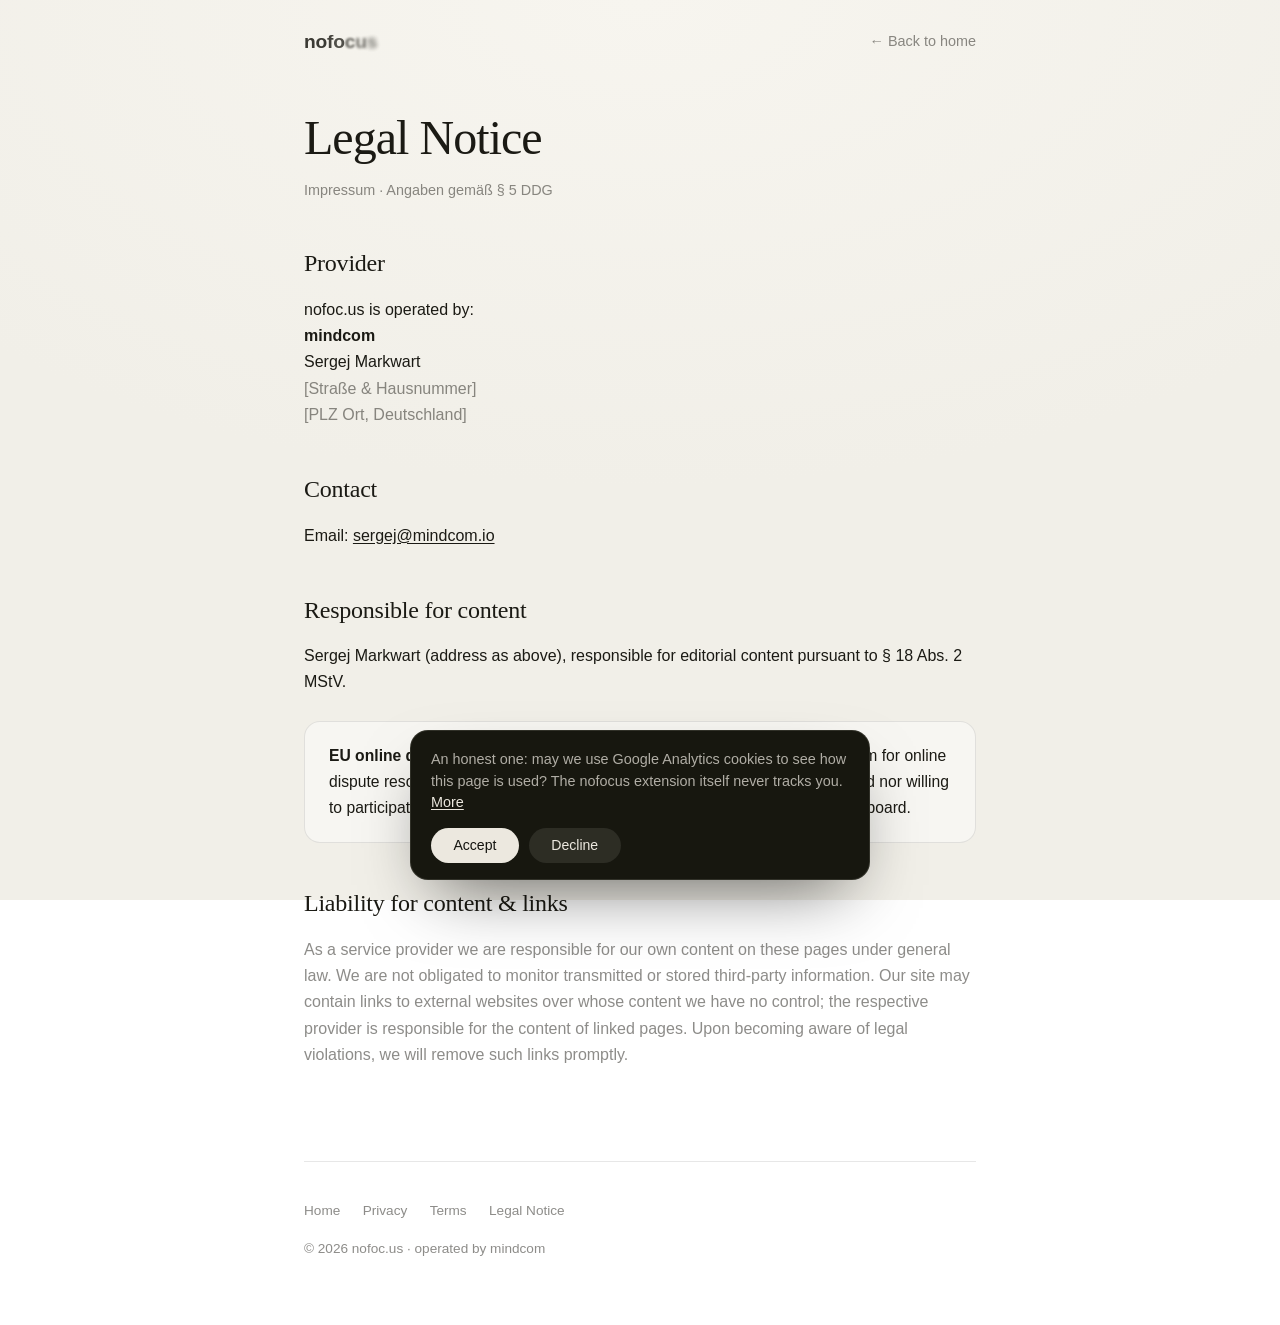
<file: docs/imprint.html>
<!DOCTYPE html>
<html lang="en">
  <head>
    <meta charset="UTF-8" />
    <meta name="viewport" content="width=device-width, initial-scale=1.0" />

    <!-- Google tag (gtag.js) with Consent Mode v2 — denied until the visitor accepts -->
    <script async src="https://www.googletagmanager.com/gtag/js?id=G-36F7ET3RFY"></script>
    <script>
      window.dataLayer = window.dataLayer || [];
      function gtag(){dataLayer.push(arguments);}
      gtag('consent', 'default', {
        'ad_storage': 'denied',
        'ad_user_data': 'denied',
        'ad_personalization': 'denied',
        'analytics_storage': 'denied',
        'wait_for_update': 500
      });
      try {
        if (localStorage.getItem('nofocus-consent') === 'granted') {
          gtag('consent', 'update', { 'analytics_storage': 'granted' });
        }
      } catch (e) {}
      gtag('js', new Date());
      gtag('config', 'G-36F7ET3RFY');
    </script>

    <title>Legal Notice / Impressum — nofocus</title>
    <meta name="description" content="Legal notice and provider identification for nofoc.us." />
    <meta name="theme-color" content="#f1efe8" />
    <link rel="icon" type="image/png" href="icon128.png" />
    <link rel="canonical" href="https://nofoc.us/imprint.html" />
    <link rel="stylesheet" href="legal.css" />
  </head>
  <body>
    <div class="wrap">
      <nav class="nav">
        <a class="logo" href="/" aria-label="nofocus"
          >no<span class="fade"><span>f</span><span>o</span><span>c</span><span>u</span><span>s</span></span></a
        >
        <a class="back" href="/">← Back to home</a>
      </nav>

      <main>
        <h1 class="doc-title">Legal Notice</h1>
        <p class="effective">Impressum · Angaben gemäß § 5 DDG</p>

        <h2>Provider</h2>
        <p>
          nofoc.us is operated by:<br />
          <strong>mindcom</strong><br />
          Sergej Markwart<br />
          <!-- TODO: Vollständige Postanschrift für ein gültiges Impressum eintragen -->
          <span class="muted">[Straße &amp; Hausnummer]</span><br />
          <span class="muted">[PLZ Ort, Deutschland]</span>
        </p>

        <h2>Contact</h2>
        <p>
          Email: <a href="mailto:sergej@mindcom.io">sergej@mindcom.io</a>
        </p>

        <h2>Responsible for content</h2>
        <p>
          Sergej Markwart (address as above), responsible for editorial content
          pursuant to § 18 Abs. 2 MStV.
        </p>

        <div class="callout">
          <strong>EU online dispute resolution.</strong> The European Commission
          provides a platform for online dispute resolution (ODR):
          <a href="https://ec.europa.eu/consumers/odr" target="_blank" rel="noopener">ec.europa.eu/consumers/odr</a>.
          We are neither obliged nor willing to participate in dispute-resolution
          proceedings before a consumer arbitration board.
        </div>

        <h2>Liability for content &amp; links</h2>
        <p class="muted">
          As a service provider we are responsible for our own content on these
          pages under general law. We are not obligated to monitor transmitted or
          stored third-party information. Our site may contain links to external
          websites over whose content we have no control; the respective provider
          is responsible for the content of linked pages. Upon becoming aware of
          legal violations, we will remove such links promptly.
        </p>
      </main>

      <footer>
        <div class="foot-links">
          <a href="/">Home</a>
          <a href="/privacy.html">Privacy</a>
          <a href="/terms.html">Terms</a>
          <a href="/imprint.html">Legal Notice</a>
        </div>
        © 2026 nofoc.us · operated by mindcom
      </footer>
    </div>
    <script src="consent.js"></script>
  </body>
</html>
</file>
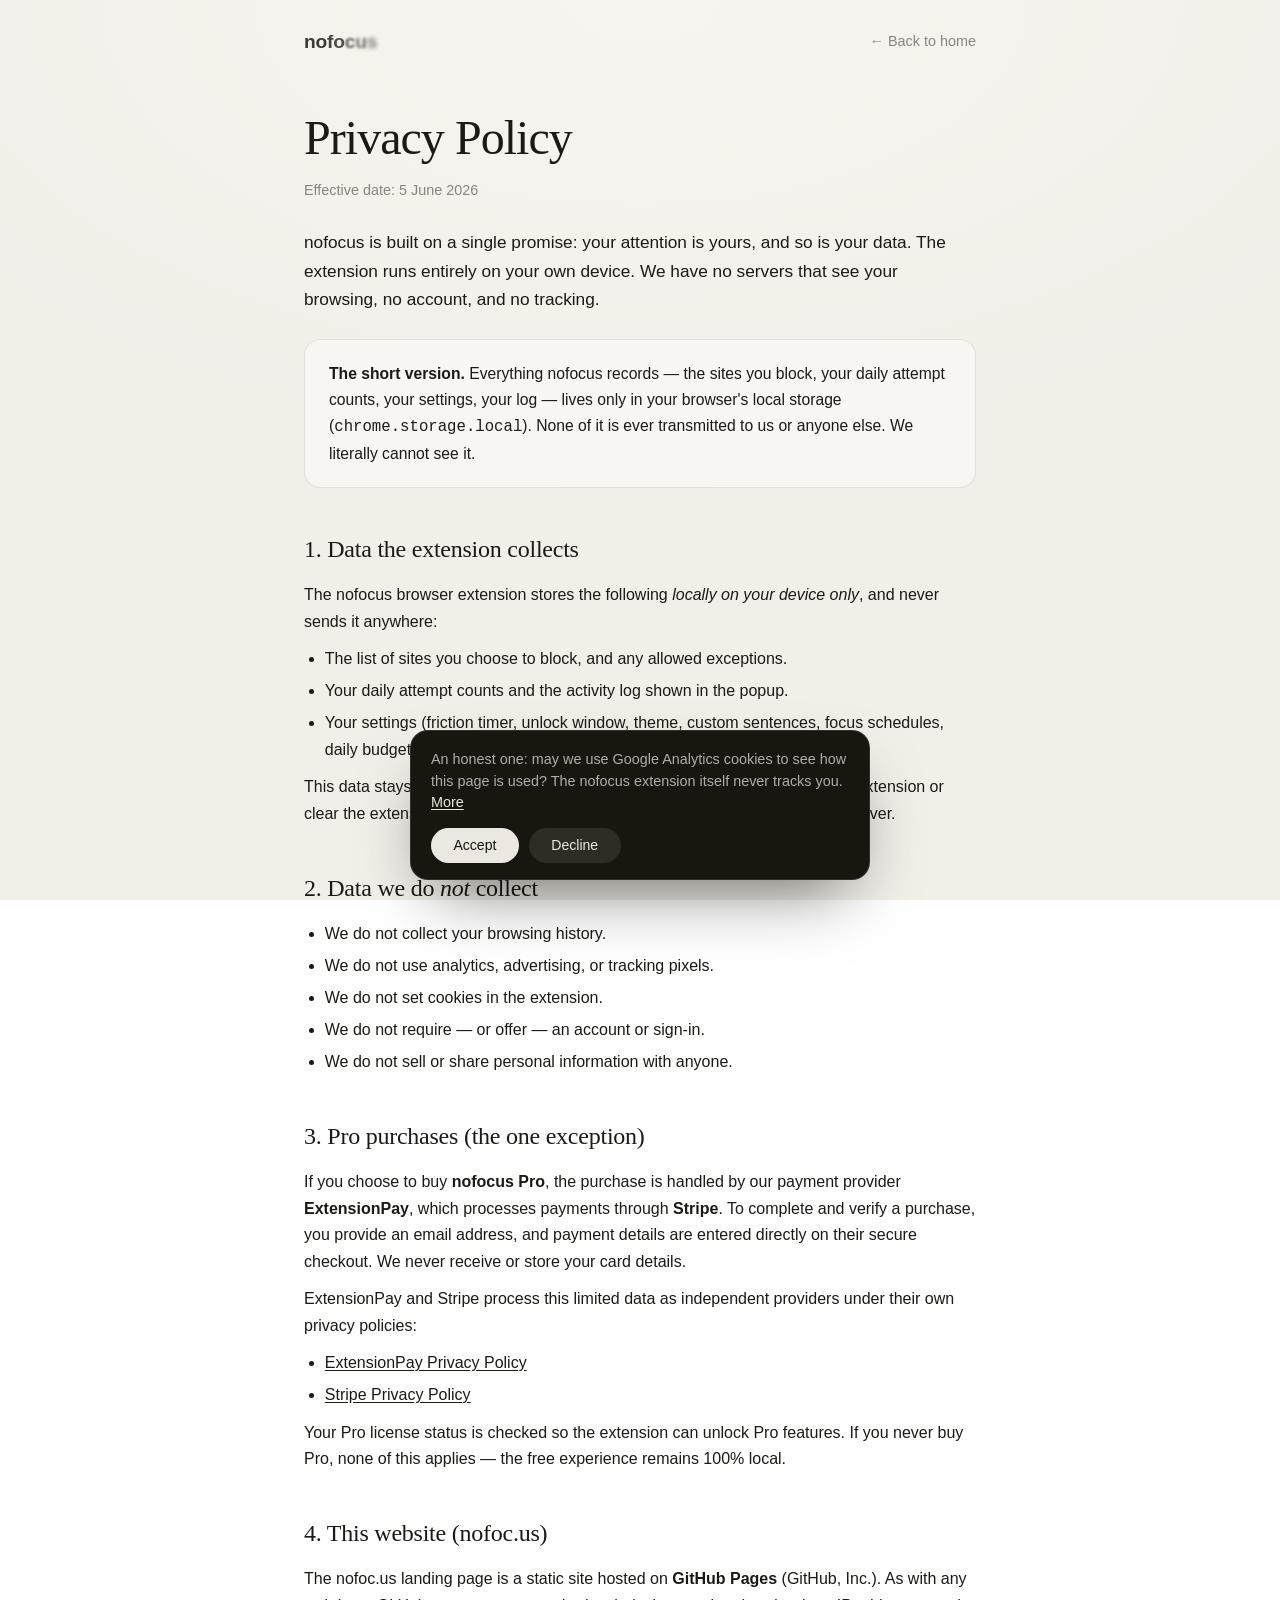
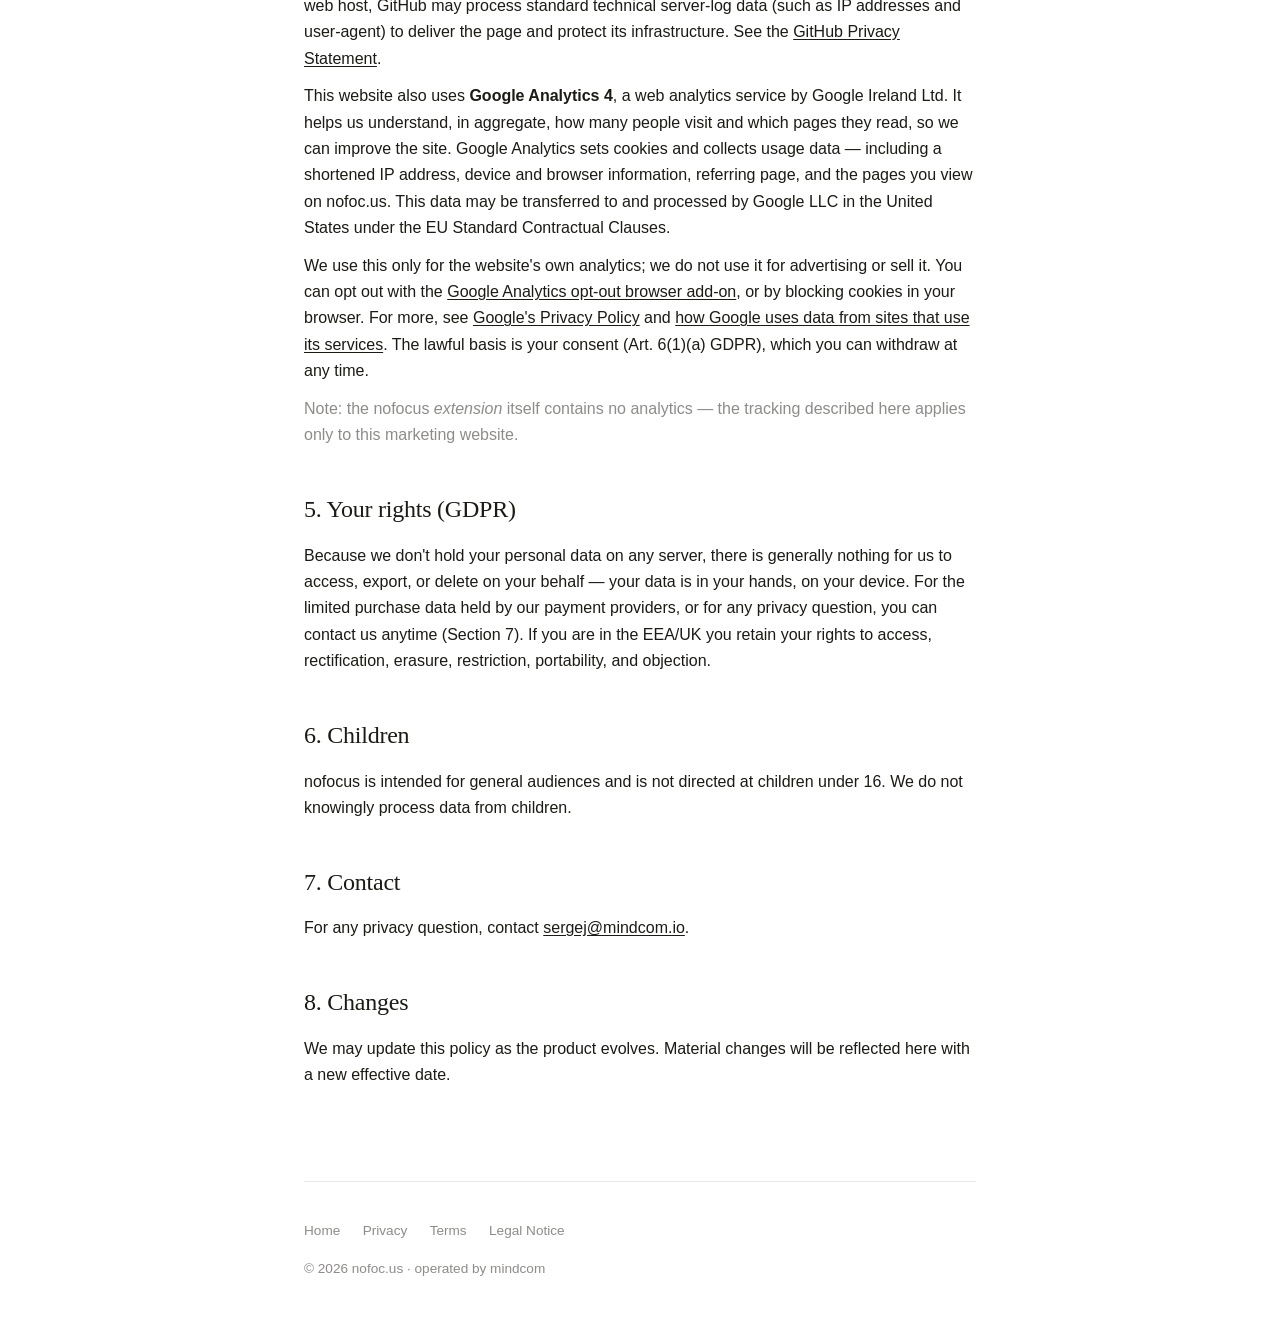
<file: docs/privacy.html>
<!DOCTYPE html>
<html lang="en">
  <head>
    <meta charset="UTF-8" />
    <meta name="viewport" content="width=device-width, initial-scale=1.0" />

    <!-- Google tag (gtag.js) with Consent Mode v2 — denied until the visitor accepts -->
    <script async src="https://www.googletagmanager.com/gtag/js?id=G-36F7ET3RFY"></script>
    <script>
      window.dataLayer = window.dataLayer || [];
      function gtag(){dataLayer.push(arguments);}
      gtag('consent', 'default', {
        'ad_storage': 'denied',
        'ad_user_data': 'denied',
        'ad_personalization': 'denied',
        'analytics_storage': 'denied',
        'wait_for_update': 500
      });
      try {
        if (localStorage.getItem('nofocus-consent') === 'granted') {
          gtag('consent', 'update', { 'analytics_storage': 'granted' });
        }
      } catch (e) {}
      gtag('js', new Date());
      gtag('config', 'G-36F7ET3RFY');
    </script>

    <title>Privacy Policy — nofocus</title>
    <meta name="description" content="How nofocus handles your data: it doesn't. 100% local, no account, no tracking." />
    <meta name="theme-color" content="#f1efe8" />
    <link rel="icon" type="image/png" href="icon128.png" />
    <link rel="canonical" href="https://nofoc.us/privacy.html" />
    <link rel="stylesheet" href="legal.css" />
  </head>
  <body>
    <div class="wrap">
      <nav class="nav">
        <a class="logo" href="/" aria-label="nofocus"
          >no<span class="fade"><span>f</span><span>o</span><span>c</span><span>u</span><span>s</span></span></a
        >
        <a class="back" href="/">← Back to home</a>
      </nav>

      <main>
        <h1 class="doc-title">Privacy Policy</h1>
        <p class="effective">Effective date: 5 June 2026</p>

        <p class="lede">
          nofocus is built on a single promise: your attention is yours, and so
          is your data. The extension runs entirely on your own device. We have
          no servers that see your browsing, no account, and no tracking.
        </p>

        <div class="callout">
          <strong>The short version.</strong> Everything nofocus records — the
          sites you block, your daily attempt counts, your settings, your log —
          lives only in your browser's local storage (<code>chrome.storage.local</code>).
          None of it is ever transmitted to us or anyone else. We literally
          cannot see it.
        </div>

        <h2>1. Data the extension collects</h2>
        <p>
          The nofocus browser extension stores the following <em>locally on your
          device only</em>, and never sends it anywhere:
        </p>
        <ul>
          <li>The list of sites you choose to block, and any allowed exceptions.</li>
          <li>Your daily attempt counts and the activity log shown in the popup.</li>
          <li>Your settings (friction timer, unlock window, theme, custom sentences, focus schedules, daily budget).</li>
        </ul>
        <p>
          This data stays in <code>chrome.storage.local</code>. It is removed
          when you uninstall the extension or clear the extension's storage.
          There is no backend, no account, and no sync server.
        </p>

        <h2>2. Data we do <em>not</em> collect</h2>
        <ul>
          <li>We do not collect your browsing history.</li>
          <li>We do not use analytics, advertising, or tracking pixels.</li>
          <li>We do not set cookies in the extension.</li>
          <li>We do not require — or offer — an account or sign-in.</li>
          <li>We do not sell or share personal information with anyone.</li>
        </ul>

        <h2>3. Pro purchases (the one exception)</h2>
        <p>
          If you choose to buy <strong>nofocus Pro</strong>, the purchase is
          handled by our payment provider <strong>ExtensionPay</strong>, which
          processes payments through <strong>Stripe</strong>. To complete and
          verify a purchase, you provide an email address, and payment details
          are entered directly on their secure checkout. We never receive or
          store your card details.
        </p>
        <p>
          ExtensionPay and Stripe process this limited data as independent
          providers under their own privacy policies:
        </p>
        <ul>
          <li><a href="https://extensionpay.com/privacy" target="_blank" rel="noopener">ExtensionPay Privacy Policy</a></li>
          <li><a href="https://stripe.com/privacy" target="_blank" rel="noopener">Stripe Privacy Policy</a></li>
        </ul>
        <p>
          Your Pro license status is checked so the extension can unlock Pro
          features. If you never buy Pro, none of this applies — the free
          experience remains 100% local.
        </p>

        <h2>4. This website (nofoc.us)</h2>
        <p>
          The nofoc.us landing page is a static site hosted on
          <strong>GitHub Pages</strong> (GitHub, Inc.). As with any web host,
          GitHub may process standard technical server-log data (such as IP
          addresses and user-agent) to deliver the page and protect its
          infrastructure. See the
          <a href="https://docs.github.com/site-policy/privacy-policies/github-general-privacy-statement" target="_blank" rel="noopener">GitHub Privacy Statement</a>.
        </p>
        <p>
          This website also uses <strong>Google Analytics 4</strong>, a web
          analytics service by Google Ireland Ltd. It helps us understand, in
          aggregate, how many people visit and which pages they read, so we can
          improve the site. Google Analytics sets cookies and collects usage
          data — including a shortened IP address, device and browser
          information, referring page, and the pages you view on nofoc.us. This
          data may be transferred to and processed by Google LLC in the United
          States under the EU Standard Contractual Clauses.
        </p>
        <p>
          We use this only for the website's own analytics; we do not use it for
          advertising or sell it. You can opt out with the
          <a href="https://tools.google.com/dlpage/gaoptout" target="_blank" rel="noopener">Google Analytics opt-out browser add-on</a>,
          or by blocking cookies in your browser. For more, see
          <a href="https://policies.google.com/privacy" target="_blank" rel="noopener">Google's Privacy Policy</a>
          and
          <a href="https://policies.google.com/technologies/partner-sites" target="_blank" rel="noopener">how Google uses data from sites that use its services</a>.
          The lawful basis is your consent (Art. 6(1)(a) GDPR), which you can
          withdraw at any time.
        </p>
        <p class="muted">
          Note: the nofocus <em>extension</em> itself contains no analytics — the
          tracking described here applies only to this marketing website.
        </p>

        <h2>5. Your rights (GDPR)</h2>
        <p>
          Because we don't hold your personal data on any server, there is
          generally nothing for us to access, export, or delete on your behalf —
          your data is in your hands, on your device. For the limited purchase
          data held by our payment providers, or for any privacy question, you
          can contact us anytime (Section 7). If you are in the EEA/UK you retain
          your rights to access, rectification, erasure, restriction, portability,
          and objection.
        </p>

        <h2>6. Children</h2>
        <p>
          nofocus is intended for general audiences and is not directed at
          children under 16. We do not knowingly process data from children.
        </p>

        <h2>7. Contact</h2>
        <p>
          For any privacy question, contact
          <a href="mailto:sergej@mindcom.io">sergej@mindcom.io</a>.
        </p>

        <h2>8. Changes</h2>
        <p>
          We may update this policy as the product evolves. Material changes will
          be reflected here with a new effective date.
        </p>
      </main>

      <footer>
        <div class="foot-links">
          <a href="/">Home</a>
          <a href="/privacy.html">Privacy</a>
          <a href="/terms.html">Terms</a>
          <a href="/imprint.html">Legal Notice</a>
        </div>
        © 2026 nofoc.us · operated by mindcom
      </footer>
    </div>
    <script src="consent.js"></script>
  </body>
</html>
</file>
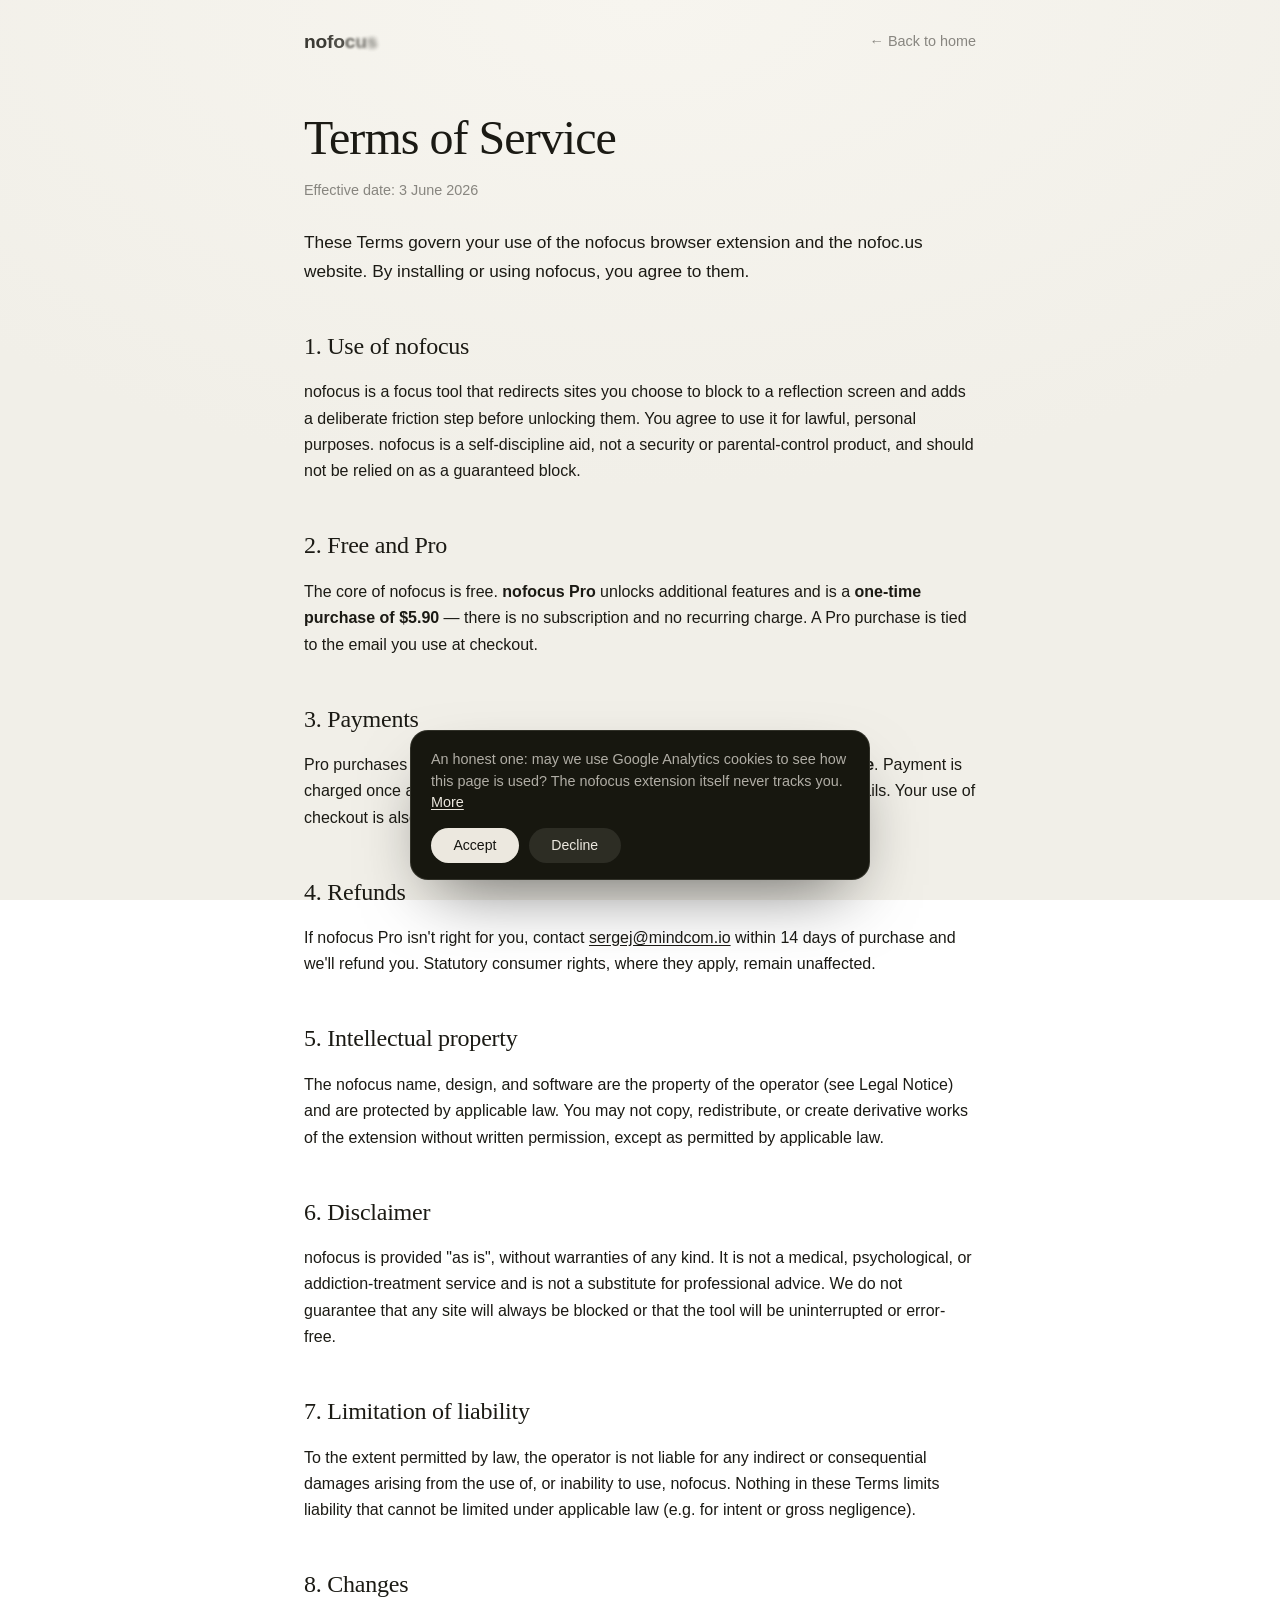
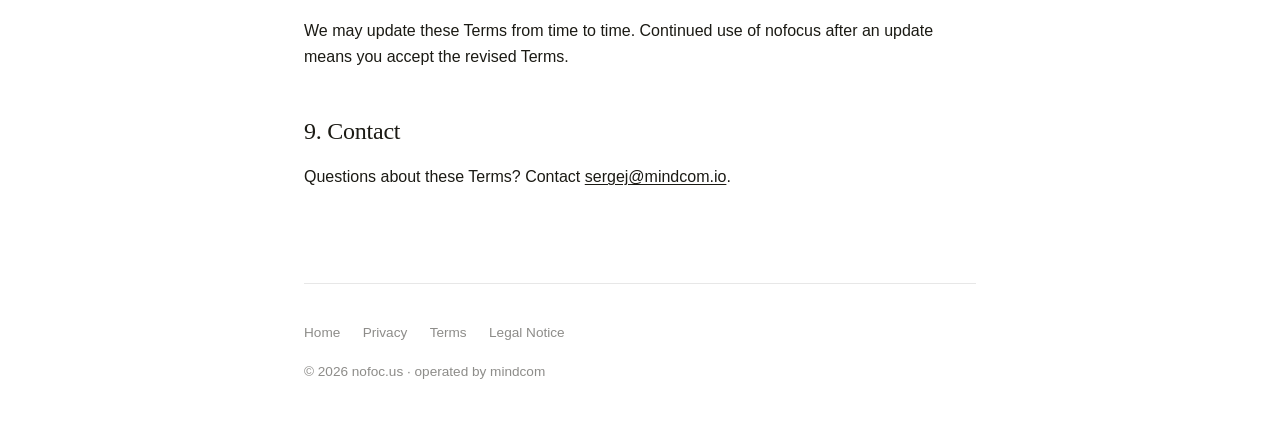
<file: docs/terms.html>
<!DOCTYPE html>
<html lang="en">
  <head>
    <meta charset="UTF-8" />
    <meta name="viewport" content="width=device-width, initial-scale=1.0" />

    <!-- Google tag (gtag.js) with Consent Mode v2 — denied until the visitor accepts -->
    <script async src="https://www.googletagmanager.com/gtag/js?id=G-36F7ET3RFY"></script>
    <script>
      window.dataLayer = window.dataLayer || [];
      function gtag(){dataLayer.push(arguments);}
      gtag('consent', 'default', {
        'ad_storage': 'denied',
        'ad_user_data': 'denied',
        'ad_personalization': 'denied',
        'analytics_storage': 'denied',
        'wait_for_update': 500
      });
      try {
        if (localStorage.getItem('nofocus-consent') === 'granted') {
          gtag('consent', 'update', { 'analytics_storage': 'granted' });
        }
      } catch (e) {}
      gtag('js', new Date());
      gtag('config', 'G-36F7ET3RFY');
    </script>

    <title>Terms of Service — nofocus</title>
    <meta name="description" content="Terms of use for the nofocus browser extension." />
    <meta name="theme-color" content="#f1efe8" />
    <link rel="icon" type="image/png" href="icon128.png" />
    <link rel="canonical" href="https://nofoc.us/terms.html" />
    <link rel="stylesheet" href="legal.css" />
  </head>
  <body>
    <div class="wrap">
      <nav class="nav">
        <a class="logo" href="/" aria-label="nofocus"
          >no<span class="fade"><span>f</span><span>o</span><span>c</span><span>u</span><span>s</span></span></a
        >
        <a class="back" href="/">← Back to home</a>
      </nav>

      <main>
        <h1 class="doc-title">Terms of Service</h1>
        <p class="effective">Effective date: 3 June 2026</p>

        <p class="lede">
          These Terms govern your use of the nofocus browser extension and the
          nofoc.us website. By installing or using nofocus, you agree to them.
        </p>

        <h2>1. Use of nofocus</h2>
        <p>
          nofocus is a focus tool that redirects sites you choose to block to a
          reflection screen and adds a deliberate friction step before unlocking
          them. You agree to use it for lawful, personal purposes. nofocus is a
          self-discipline aid, not a security or parental-control product, and
          should not be relied on as a guaranteed block.
        </p>

        <h2>2. Free and Pro</h2>
        <p>
          The core of nofocus is free. <strong>nofocus Pro</strong> unlocks
          additional features and is a <strong>one-time purchase of $5.90</strong>
          — there is no subscription and no recurring charge. A Pro purchase is
          tied to the email you use at checkout.
        </p>

        <h2>3. Payments</h2>
        <p>
          Pro purchases are processed by our payment provider
          <strong>ExtensionPay</strong> via <strong>Stripe</strong>. Payment is
          charged once at the time of purchase. We do not receive or store your
          card details. Your use of checkout is also subject to the terms of
          ExtensionPay and Stripe.
        </p>

        <h2>4. Refunds</h2>
        <p>
          If nofocus Pro isn't right for you, contact
          <a href="mailto:sergej@mindcom.io">sergej@mindcom.io</a> within 14 days
          of purchase and we'll refund you. Statutory consumer rights, where they
          apply, remain unaffected.
        </p>

        <h2>5. Intellectual property</h2>
        <p>
          The nofocus name, design, and software are the property of the operator
          (see Legal Notice) and are protected by applicable law. You may not
          copy, redistribute, or create derivative works of the extension without
          written permission, except as permitted by applicable law.
        </p>

        <h2>6. Disclaimer</h2>
        <p>
          nofocus is provided "as is", without warranties of any kind. It is not
          a medical, psychological, or addiction-treatment service and is not a
          substitute for professional advice. We do not guarantee that any site
          will always be blocked or that the tool will be uninterrupted or
          error-free.
        </p>

        <h2>7. Limitation of liability</h2>
        <p>
          To the extent permitted by law, the operator is not liable for any
          indirect or consequential damages arising from the use of, or inability
          to use, nofocus. Nothing in these Terms limits liability that cannot be
          limited under applicable law (e.g. for intent or gross negligence).
        </p>

        <h2>8. Changes</h2>
        <p>
          We may update these Terms from time to time. Continued use of nofocus
          after an update means you accept the revised Terms.
        </p>

        <h2>9. Contact</h2>
        <p>
          Questions about these Terms? Contact
          <a href="mailto:sergej@mindcom.io">sergej@mindcom.io</a>.
        </p>
      </main>

      <footer>
        <div class="foot-links">
          <a href="/">Home</a>
          <a href="/privacy.html">Privacy</a>
          <a href="/terms.html">Terms</a>
          <a href="/imprint.html">Legal Notice</a>
        </div>
        © 2026 nofoc.us · operated by mindcom
      </footer>
    </div>
    <script src="consent.js"></script>
  </body>
</html>
</file>
<file: docs/legal.css>
/* Shared styles for nofoc.us legal pages — matches the landing aesthetic. */
:root {
  --bg: #f1efe8;
  --bg-center: #f7f5ef;
  --ink: #1b1a14;
  --muted: rgba(27, 26, 20, 0.5);
  --hair: rgba(27, 26, 20, 0.1);
  --sans: -apple-system, "SF Pro Text", "Segoe UI", Roboto, Helvetica, Arial,
    sans-serif;
  --serif: "New York", "Iowan Old Style", "Palatino Linotype", Palatino, Georgia,
    ui-serif, serif;
}

@media (prefers-color-scheme: dark) {
  :root {
    --bg: #0d0d0b;
    --bg-center: #17170f;
    --ink: #ece8df;
    --muted: rgba(236, 232, 223, 0.5);
    --hair: rgba(236, 232, 223, 0.12);
  }
}

* { box-sizing: border-box; margin: 0; padding: 0; }

body {
  background: radial-gradient(120% 90% at 50% 0%, var(--bg-center) 0%, var(--bg) 60%);
  background-attachment: fixed;
  color: var(--ink);
  font-family: var(--sans);
  -webkit-font-smoothing: antialiased;
  text-rendering: optimizeLegibility;
  line-height: 1.65;
}

.wrap { max-width: 720px; margin: 0 auto; padding: 0 24px; }

/* Logo wordmark — "no" sharp, "focus" progressively blurred */
.logo {
  font-family: var(--sans);
  font-weight: 600;
  letter-spacing: -0.01em;
  color: var(--ink);
  user-select: none;
  text-decoration: none;
  display: inline-block;
}
.logo .fade span { display: inline-block; }
.logo .fade span:nth-child(1) { filter: blur(0.3px); opacity: 0.95; }
.logo .fade span:nth-child(2) { filter: blur(0.6px); opacity: 0.88; }
.logo .fade span:nth-child(3) { filter: blur(1px);   opacity: 0.8;  }
.logo .fade span:nth-child(4) { filter: blur(1.5px); opacity: 0.72; }
.logo .fade span:nth-child(5) { filter: blur(2px);   opacity: 0.64; }

.nav {
  display: flex;
  align-items: center;
  justify-content: space-between;
  padding: 26px 0 0;
}
.nav .logo { font-size: 1.2rem; opacity: 0.85; }
.nav a.back {
  color: var(--muted);
  text-decoration: none;
  font-size: 0.9rem;
  transition: color 0.2s ease;
}
.nav a.back:hover { color: var(--ink); }

main { padding: 6vh 0 4vh; }

.doc-title {
  font-family: var(--serif);
  font-weight: 500;
  font-size: clamp(2rem, 6vw, 3rem);
  letter-spacing: -0.02em;
  line-height: 1.1;
}
.effective {
  margin-top: 0.9rem;
  color: var(--muted);
  font-size: 0.9rem;
}
.lede {
  margin-top: 1.6rem;
  font-size: 1.08rem;
  color: var(--ink);
}

h2 {
  font-family: var(--serif);
  font-weight: 500;
  font-size: 1.5rem;
  letter-spacing: -0.01em;
  margin: 2.6rem 0 0.8rem;
}
h3 {
  font-size: 1.05rem;
  font-weight: 600;
  margin: 1.6rem 0 0.4rem;
}
p { margin: 0.7rem 0; color: var(--ink); }
.muted { color: var(--muted); }

ul { margin: 0.7rem 0 0.7rem 1.3rem; }
li { margin: 0.35rem 0; }

a { color: var(--ink); text-underline-offset: 2px; }

.callout {
  margin: 1.6rem 0;
  padding: 1.3rem 1.5rem;
  border: 1px solid var(--hair);
  border-radius: 16px;
  background: rgba(255, 255, 255, 0.45);
  font-size: 0.98rem;
}
@media (prefers-color-scheme: dark) {
  .callout { background: rgba(255, 255, 255, 0.04); }
}

footer {
  border-top: 1px solid var(--hair);
  margin-top: 5vh;
  padding: 2.4rem 0 4rem;
  font-size: 0.85rem;
  color: var(--muted);
}
footer a { color: var(--muted); text-decoration: none; }
footer a:hover { color: var(--ink); }
.foot-links { display: flex; gap: 1.4rem; flex-wrap: wrap; margin-bottom: 1rem; }
</file>
